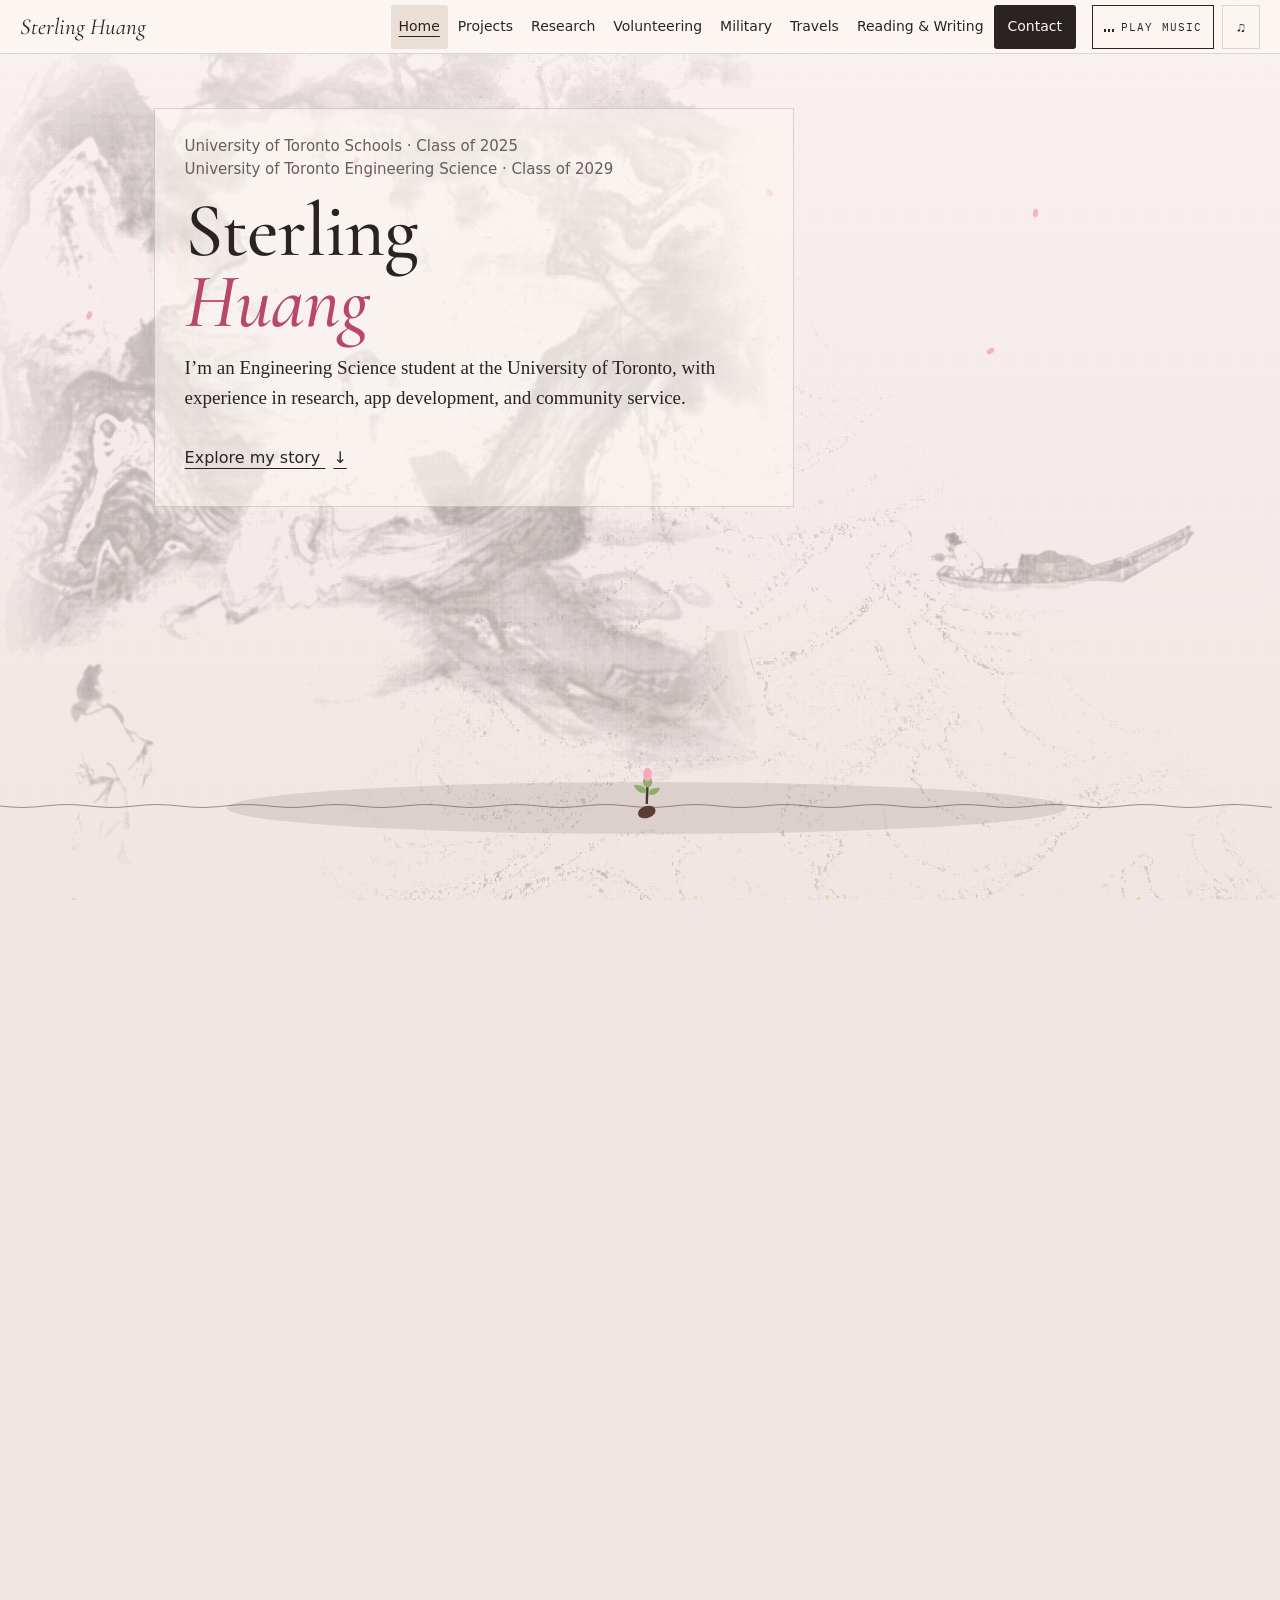
<file: index.html>
<!doctype html>
<html lang="en">
<head>
<meta charset="utf-8">
<meta name="viewport" content="width=device-width, initial-scale=1">
<title>Sterling Huang</title>
<meta name="description" content="Sterling Huang — University of Toronto Engineering Science student. Explore research, software projects, community service, and a personal story.">
<link rel="preconnect" href="https://fonts.googleapis.com">
<link rel="preconnect" href="https://fonts.gstatic.com" crossorigin>
<link href="https://fonts.googleapis.com/css2?family=Cormorant+Garamond:ital,wght@0,400;0,500;0,600;1,400;1,500&family=IBM+Plex+Mono:wght@400;500&family=Caveat:wght@500&display=swap" rel="stylesheet">
<link rel="stylesheet" href="styles.css">
</head>
<body>
<div id="page">
<!-- Content lives in js/content.js. The tree, seasons and finale are generated by js/tree.js. -->
<div id="sky"></div>
<div id="backdrop" aria-hidden="true">
  <div id="ink"></div>
  <div id="verses"></div>
</div>
<canvas id="tree" aria-hidden="true"></canvas>
<main id="world"></main>
<canvas id="fx" aria-hidden="true"></canvas>
<div id="spacer"></div>

<button class="hud" id="season" type="button" aria-label="Explore the current season"></button>

</div>
<div class="hud" id="topbar">
  <a class="brand" href="index.html" aria-label="Sterling Huang — Home">Sterling Huang</a>
  <nav class="site-nav desktop-nav" aria-label="Main navigation"><a href="index.html">Home</a><a href="industry.html">Projects</a><a href="research.html">Research</a><a href="volunteering.html">Volunteering</a><a href="military.html">Military</a><a href="travels.html">Travels</a><a href="readings.html">Reading &amp; Writing</a><a class="nav-contact" href="mailto:sterling.huang@mail.utoronto.ca">Contact</a></nav>
  <details class="site-menu"><summary>Menu</summary><nav class="site-nav menu-nav" aria-label="Mobile navigation"><a href="index.html">Home</a><a href="industry.html">Projects</a><a href="research.html">Research</a><a href="volunteering.html">Volunteering</a><a href="military.html">Military</a><a href="travels.html">Travels</a><a href="readings.html">Reading &amp; Writing</a><a class="nav-contact" href="mailto:sterling.huang@mail.utoronto.ca">Contact</a></nav></details>
  <div class="music-controls">
    <button class="chip" id="musicBtn" aria-pressed="false"><span class="eq" aria-hidden="true"><i></i><i></i><i></i></span><span class="music-compact-label" aria-hidden="true">Music</span><span class="t">Play music</span></button>
    <details class="music-credit"><summary aria-label="About the music">♫</summary><div>
      <strong>Winter — Largo</strong><br>Vivaldi · The Four Seasons<br>
      John Harrison, violin · Robert Turizziani, conductor · Wichita State University Chamber Players.<br>
      <a href="https://commons.wikimedia.org/wiki/File:11_-_Vivaldi_Winter_mvt_2_Largo_-_John_Harrison_violin.ogg" target="_blank" rel="noopener">Recording &amp; source</a> · <a href="https://creativecommons.org/licenses/by-sa/4.0/" target="_blank" rel="noopener">CC BY-SA 4.0</a>
    </div></details>
  </div>
</div>
<p id="musicStatus" class="sr" role="status"></p>
<script src="js/content.js"></script>
<script src="js/seasons.js"></script>
<script src="js/backdrop.js"></script>
<script src="js/tree.js"></script>
<script src="js/music.js"></script>
<script src="js/navigation.js"></script>
</body>
</html>
</file>
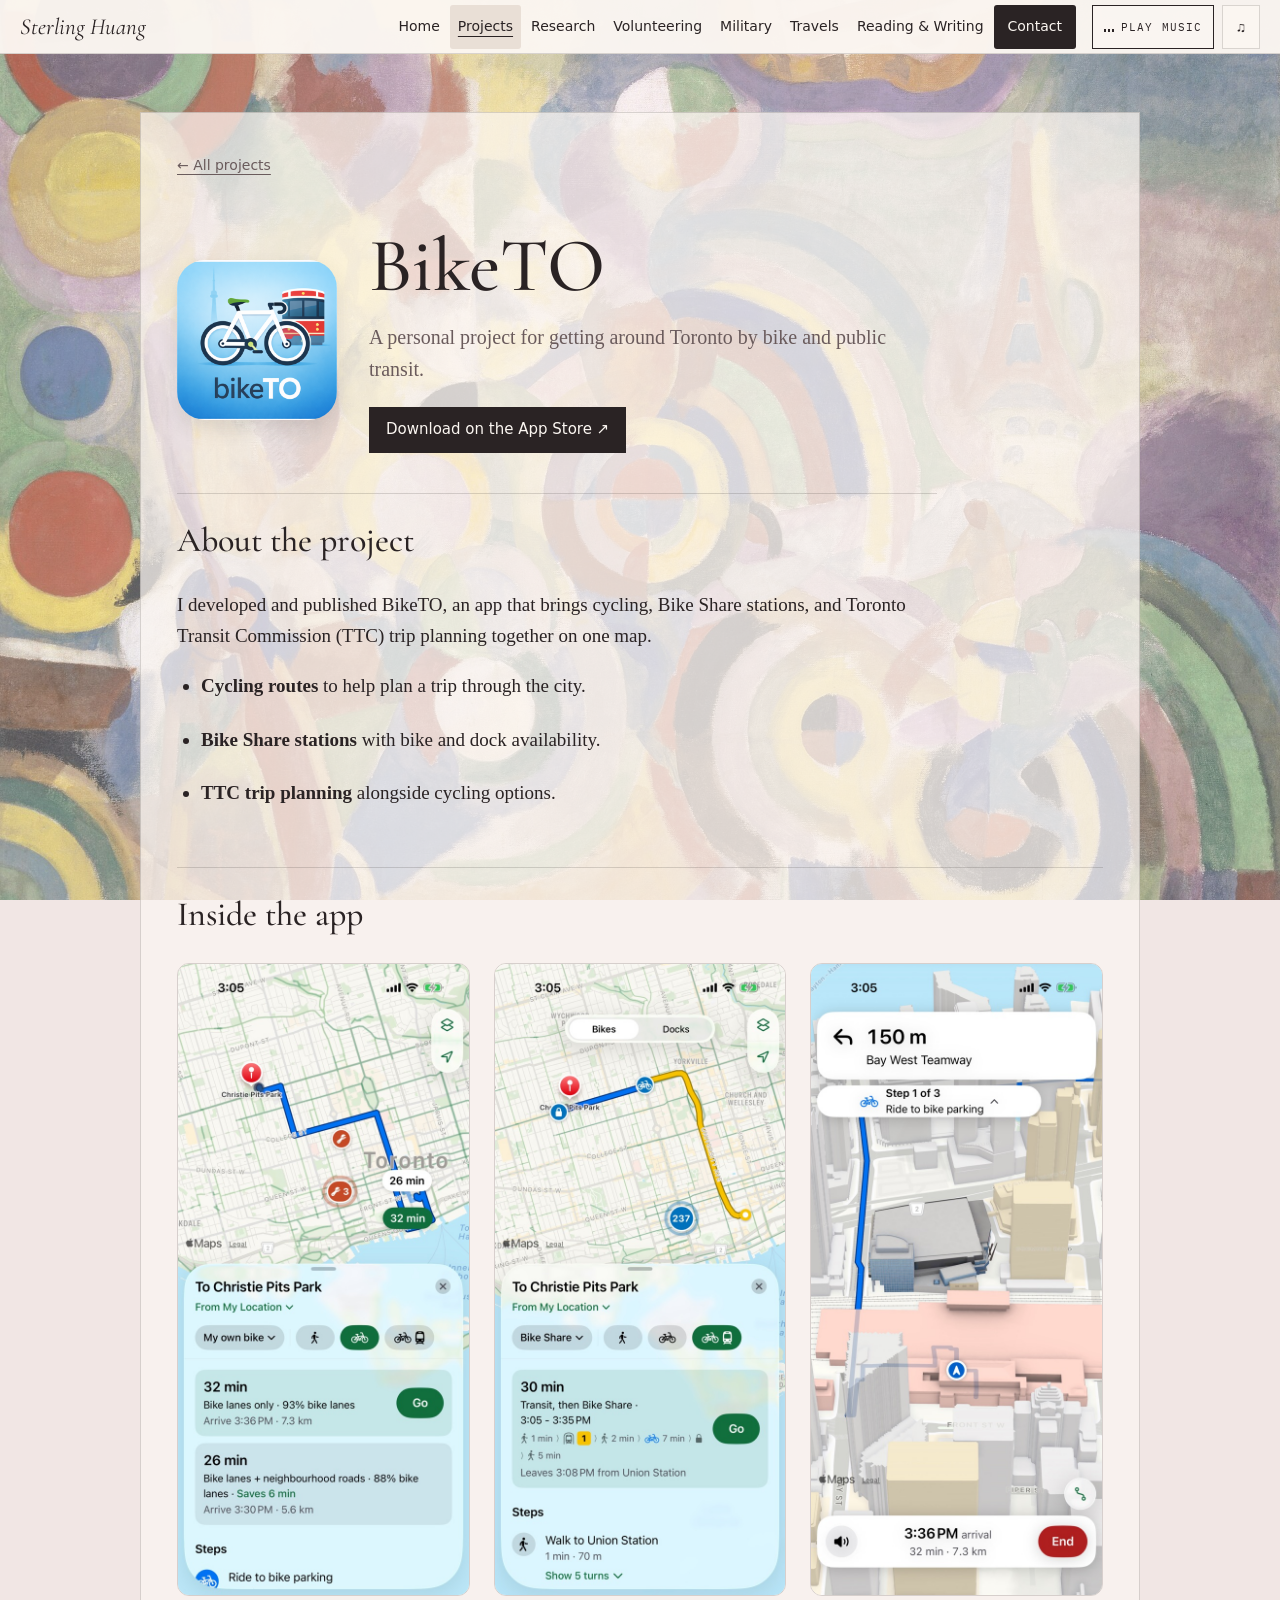
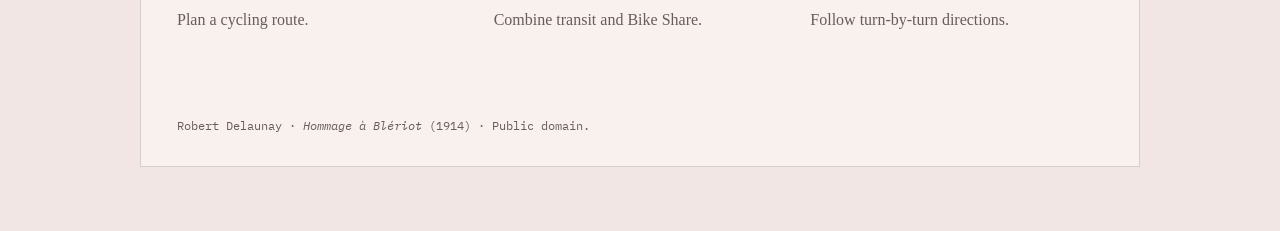
<file: biketo.html>
<!doctype html>
<html lang="en">
<head>
<meta charset="utf-8">
<meta name="viewport" content="width=device-width, initial-scale=1">
<title>BikeTO - Sterling Huang</title>
<link rel="preconnect" href="https://fonts.googleapis.com">
<link rel="preconnect" href="https://fonts.gstatic.com" crossorigin>
<link href="https://fonts.googleapis.com/css2?family=Cormorant+Garamond:ital,wght@0,400;0,500;1,500&family=IBM+Plex+Mono:wght@400&family=Caveat:wght@500&display=swap" rel="stylesheet">
<link rel="stylesheet" href="styles.css">
</head>
<body class="art-page industry-page">
<div id="page">
<main class="projects-main">
  <a class="back mono" href="industry.html">&larr; All projects</a>
  <header class="project-detail-heading">
    <img class="project-icon" src="assets/projects/biketo-icon.png" alt="BikeTO app icon with a bicycle and Toronto streetcar" width="1024" height="1024">
    <div><h1>BikeTO</h1><p>A personal project for getting around Toronto by bike and public transit.</p><a class="action-link primary" href="https://apps.apple.com/ca/app/biketo/id6761314510" target="_blank" rel="noopener">Download on the App Store ↗</a></div>
  </header>
  <section class="project-section project-overview" aria-labelledby="biketo-overview">
    <h2 id="biketo-overview">About the project</h2>
    <p>I developed and published BikeTO, an app that brings cycling, Bike Share stations, and Toronto Transit Commission (TTC) trip planning together on one map.</p>
    <ul>
      <li><strong>Cycling routes</strong> to help plan a trip through the city.</li>
      <li><strong>Bike Share stations</strong> with bike and dock availability.</li>
      <li><strong>TTC trip planning</strong> alongside cycling options.</li>
    </ul>
  </section>
  <section class="project-section" aria-labelledby="biketo-screenshots-title">
    <h2 id="biketo-screenshots-title">Inside the app</h2>
    <div class="app-screenshots">
      <figure><img src="assets/projects/biketo/cycling.jpg" width="598" height="1300" alt="BikeTO cycling route on a Toronto map" loading="lazy" decoding="async"><figcaption>Plan a cycling route.</figcaption></figure>
      <figure><img src="assets/projects/biketo/transit.jpg" width="598" height="1300" alt="BikeTO trip combining public transit and Bike Share" loading="lazy" decoding="async"><figcaption>Combine transit and Bike Share.</figcaption></figure>
      <figure><img src="assets/projects/biketo/directions.jpg" width="598" height="1300" alt="BikeTO turn-by-turn cycling directions" loading="lazy" decoding="async"><figcaption>Follow turn-by-turn directions.</figcaption></figure>
    </div>
  </section>
<footer class="art-credit">Robert Delaunay · <cite>Hommage à Blériot</cite> (1914) · Public domain.</footer>
</main>
</div>
<div class="hud" id="topbar">
  <a class="brand" href="index.html" aria-label="Sterling Huang — Home">Sterling Huang</a>
  <nav class="site-nav desktop-nav" aria-label="Main navigation"><a href="index.html">Home</a><a href="industry.html">Projects</a><a href="research.html">Research</a><a href="volunteering.html">Volunteering</a><a href="military.html">Military</a><a href="travels.html">Travels</a><a href="readings.html">Reading &amp; Writing</a><a class="nav-contact" href="mailto:sterling.huang@mail.utoronto.ca">Contact</a></nav>
  <details class="site-menu"><summary>Menu</summary><nav class="site-nav menu-nav" aria-label="Mobile navigation"><a href="index.html">Home</a><a href="industry.html">Projects</a><a href="research.html">Research</a><a href="volunteering.html">Volunteering</a><a href="military.html">Military</a><a href="travels.html">Travels</a><a href="readings.html">Reading &amp; Writing</a><a class="nav-contact" href="mailto:sterling.huang@mail.utoronto.ca">Contact</a></nav></details>
  <div class="music-controls">
    <button class="chip" id="musicBtn" aria-pressed="false"><span class="eq" aria-hidden="true"><i></i><i></i><i></i></span><span class="music-compact-label" aria-hidden="true">Music</span><span class="t">Play music</span></button>
    <details class="music-credit"><summary aria-label="About the music">♫</summary><div>
      <strong>Winter — Largo</strong><br>Vivaldi · The Four Seasons<br>
      John Harrison, violin · Robert Turizziani, conductor · Wichita State University Chamber Players.<br>
      <a href="https://commons.wikimedia.org/wiki/File:11_-_Vivaldi_Winter_mvt_2_Largo_-_John_Harrison_violin.ogg" target="_blank" rel="noopener">Recording &amp; source</a> · <a href="https://creativecommons.org/licenses/by-sa/4.0/" target="_blank" rel="noopener">CC BY-SA 4.0</a>
    </div></details>
  </div>
</div>
<p id="musicStatus" class="sr" role="status"></p>
<script src="js/music.js"></script>
<script src="js/navigation.js"></script>
</body>
</html>
</file>
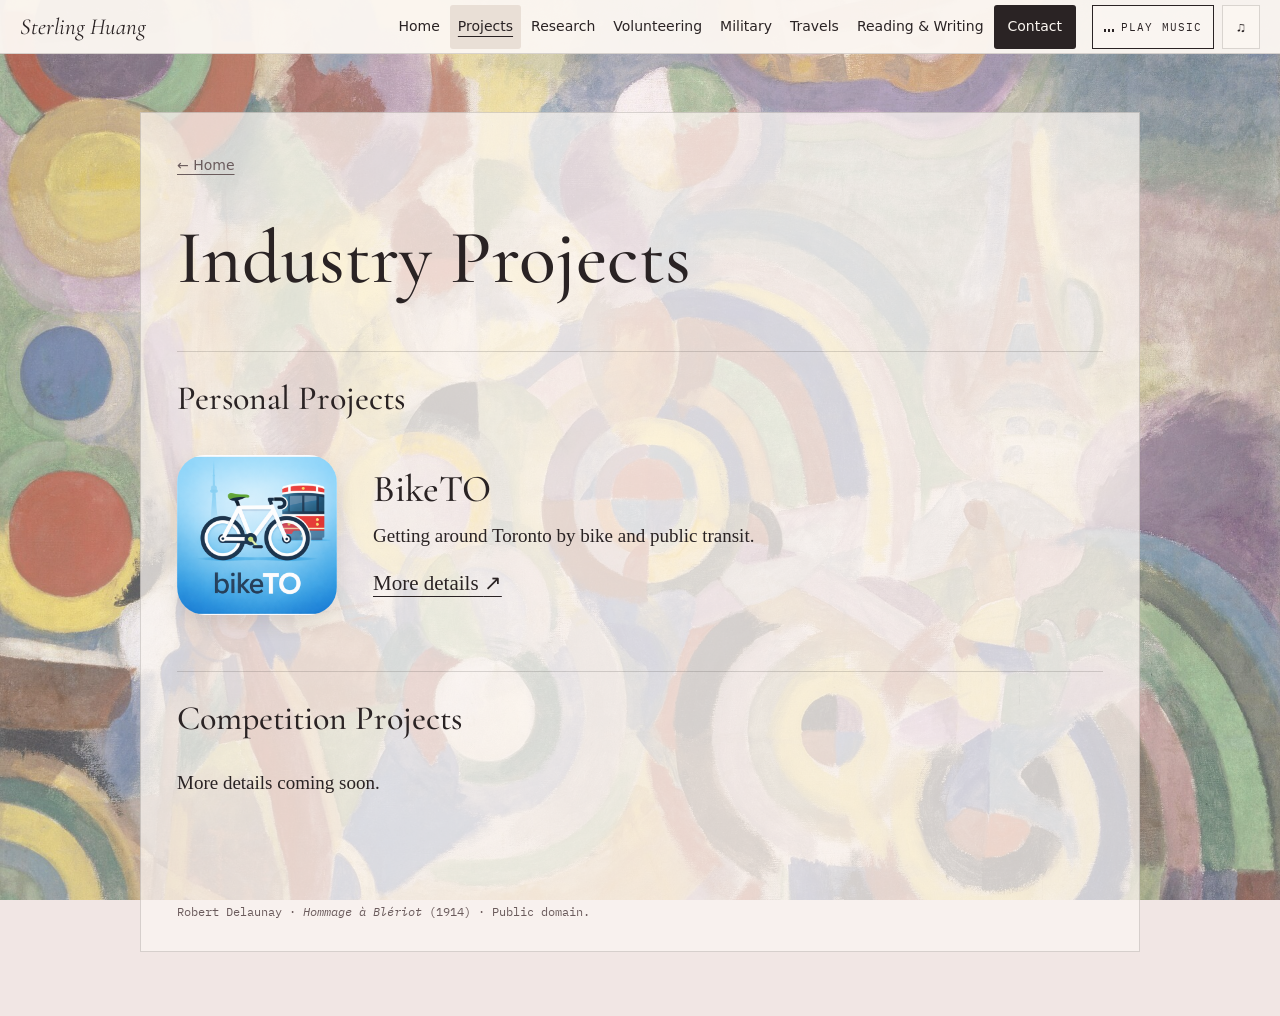
<file: industry.html>
<!doctype html>
<html lang="en">
<head>
<meta charset="utf-8">
<meta name="viewport" content="width=device-width, initial-scale=1">
<title>Industry Projects - Sterling Huang</title>
<link rel="preconnect" href="https://fonts.googleapis.com">
<link rel="preconnect" href="https://fonts.gstatic.com" crossorigin>
<link href="https://fonts.googleapis.com/css2?family=Cormorant+Garamond:ital,wght@0,400;0,500;1,500&family=IBM+Plex+Mono:wght@400&family=Caveat:wght@500&display=swap" rel="stylesheet">
<link rel="stylesheet" href="styles.css">
</head>
<body class="art-page industry-page">
<div id="page">
<main class="projects-main">
  <a class="back mono" href="index.html#sections">&larr; Home</a>
  <h1>Industry Projects</h1>
  <section class="project-section" aria-labelledby="personal-projects-title">
    <h2 id="personal-projects-title">Personal Projects</h2>
    <article class="project-preview">
      <a class="project-icon-link" href="biketo.html" aria-label="Explore BikeTO"><img class="project-icon" src="assets/projects/biketo-icon.png" alt="BikeTO app icon with a bicycle and Toronto streetcar" width="1024" height="1024"></a>
      <div><h3>BikeTO</h3><p>Getting around Toronto by bike and public transit.</p><a class="project-details-link" href="biketo.html">More details <span aria-hidden="true">↗</span></a></div>
    </article>
  </section>
  <section class="project-section" aria-labelledby="competition-projects-title">
    <h2 id="competition-projects-title">Competition Projects</h2>
    <p class="project-coming-soon">More details coming soon.</p>
  </section>
<footer class="art-credit">Robert Delaunay · <cite>Hommage à Blériot</cite> (1914) · Public domain.</footer>
</main>
</div>
<div class="hud" id="topbar">
  <a class="brand" href="index.html" aria-label="Sterling Huang — Home">Sterling Huang</a>
  <nav class="site-nav desktop-nav" aria-label="Main navigation"><a href="index.html">Home</a><a href="industry.html">Projects</a><a href="research.html">Research</a><a href="volunteering.html">Volunteering</a><a href="military.html">Military</a><a href="travels.html">Travels</a><a href="readings.html">Reading &amp; Writing</a><a class="nav-contact" href="mailto:sterling.huang@mail.utoronto.ca">Contact</a></nav>
  <details class="site-menu"><summary>Menu</summary><nav class="site-nav menu-nav" aria-label="Mobile navigation"><a href="index.html">Home</a><a href="industry.html">Projects</a><a href="research.html">Research</a><a href="volunteering.html">Volunteering</a><a href="military.html">Military</a><a href="travels.html">Travels</a><a href="readings.html">Reading &amp; Writing</a><a class="nav-contact" href="mailto:sterling.huang@mail.utoronto.ca">Contact</a></nav></details>
  <div class="music-controls">
    <button class="chip" id="musicBtn" aria-pressed="false"><span class="eq" aria-hidden="true"><i></i><i></i><i></i></span><span class="music-compact-label" aria-hidden="true">Music</span><span class="t">Play music</span></button>
    <details class="music-credit"><summary aria-label="About the music">♫</summary><div>
      <strong>Winter — Largo</strong><br>Vivaldi · The Four Seasons<br>
      John Harrison, violin · Robert Turizziani, conductor · Wichita State University Chamber Players.<br>
      <a href="https://commons.wikimedia.org/wiki/File:11_-_Vivaldi_Winter_mvt_2_Largo_-_John_Harrison_violin.ogg" target="_blank" rel="noopener">Recording &amp; source</a> · <a href="https://creativecommons.org/licenses/by-sa/4.0/" target="_blank" rel="noopener">CC BY-SA 4.0</a>
    </div></details>
  </div>
</div>
<p id="musicStatus" class="sr" role="status"></p>
<script src="js/music.js"></script>
<script src="js/navigation.js"></script>
</body>
</html>
</file>
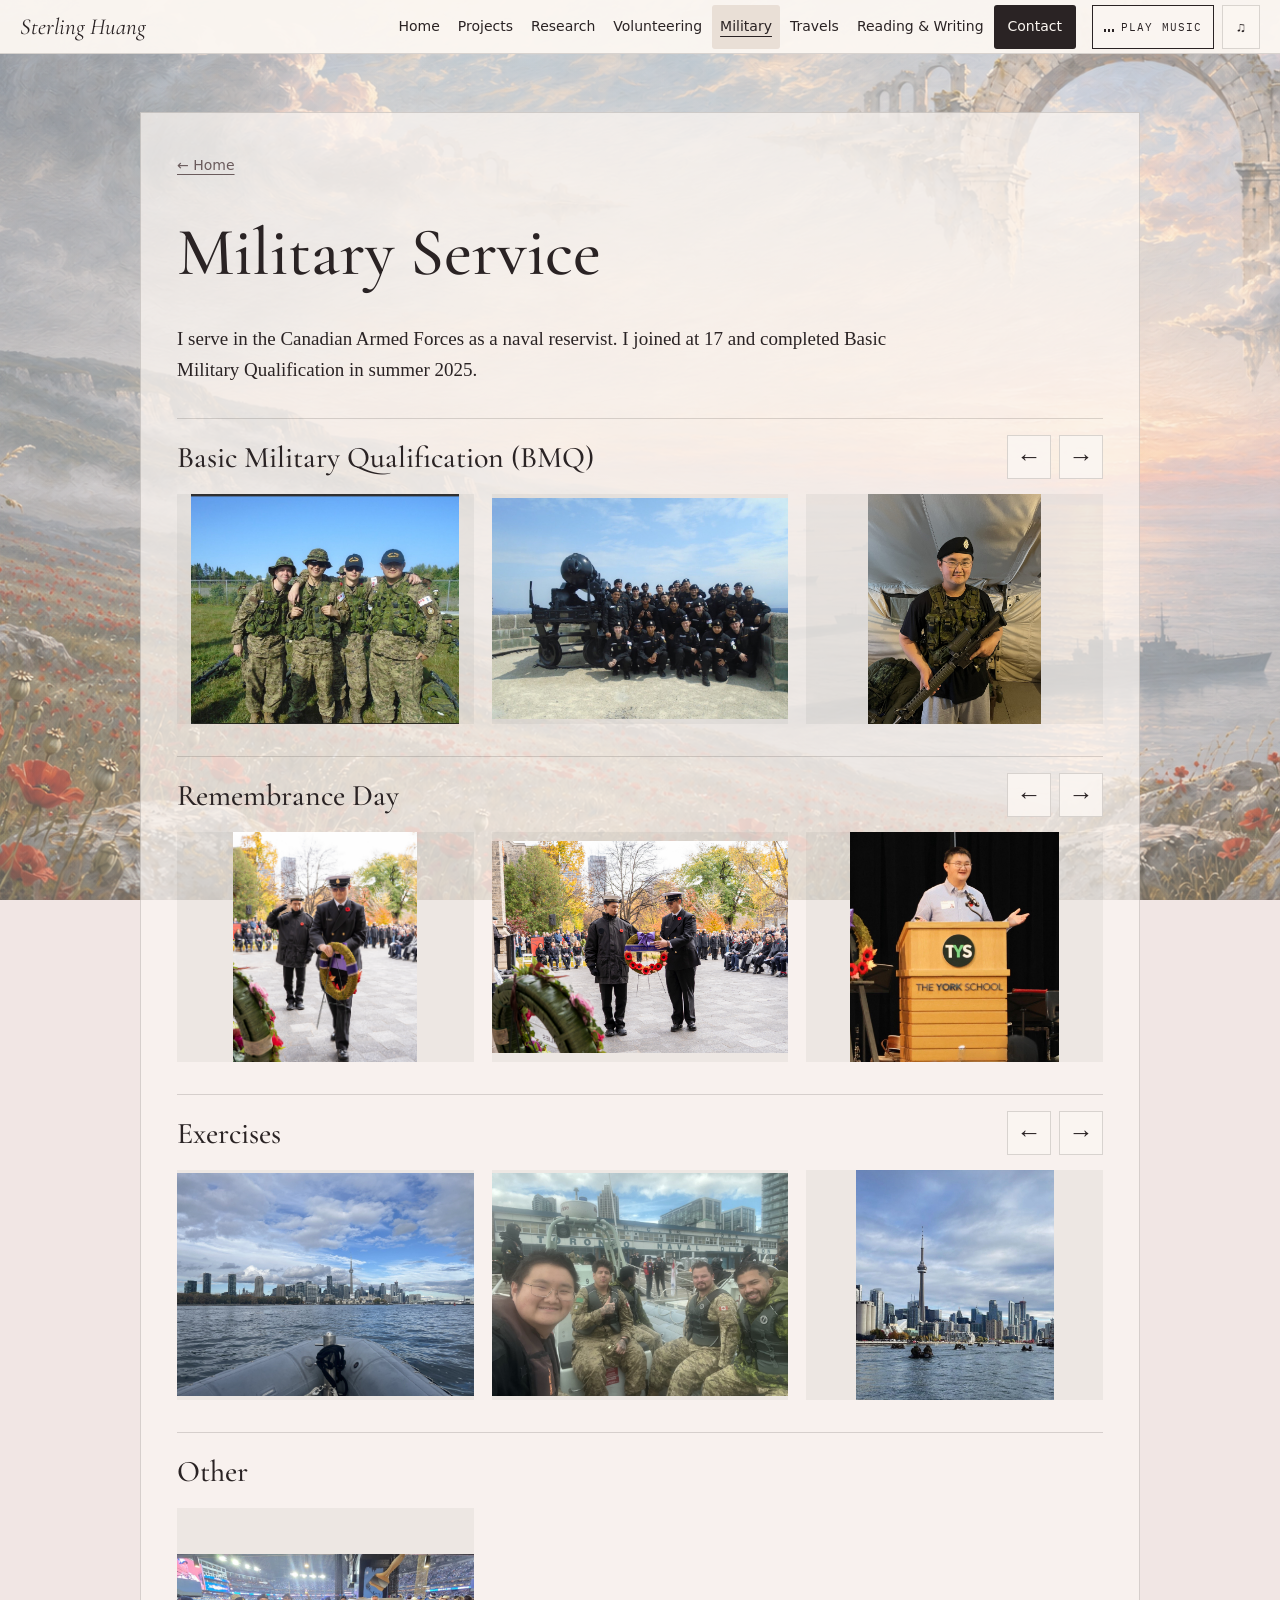
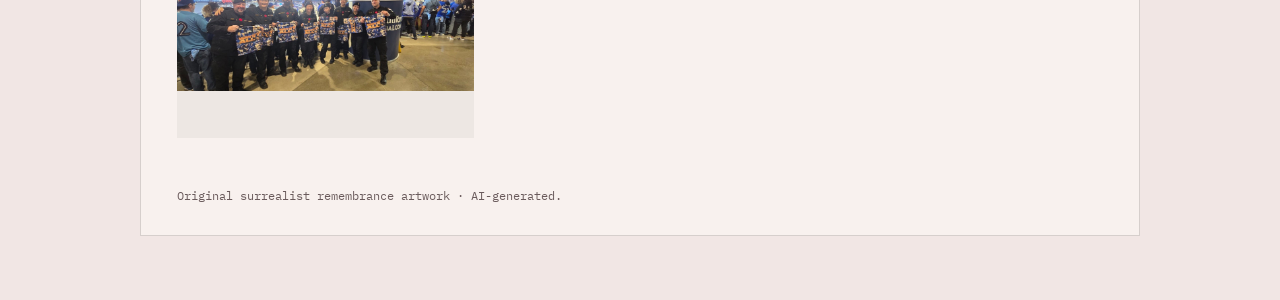
<file: military.html>
<!doctype html>
<html lang="en">
<head>
<meta charset="utf-8">
<meta name="viewport" content="width=device-width, initial-scale=1">
<title>Military Service - Sterling Huang</title>
<link rel="preconnect" href="https://fonts.googleapis.com">
<link rel="preconnect" href="https://fonts.gstatic.com" crossorigin>
<link href="https://fonts.googleapis.com/css2?family=Cormorant+Garamond:ital,wght@0,400;0,500;1,500&family=IBM+Plex+Mono:wght@400&family=Caveat:wght@500&display=swap" rel="stylesheet">
<link rel="stylesheet" href="styles.css">
</head>
<body class="art-page military-page">
<div id="page">
<main class="military-main">
  <a class="back mono" href="index.html#sections">&larr; Home</a>
  <h1>Military Service</h1>
  <p class="page-intro">I serve in the Canadian Armed Forces as a naval reservist. I joined at 17 and completed Basic Military Qualification in summer 2025.</p>
  <section class="military-album" aria-labelledby="military-album-0">
    <h2 id="military-album-0">Basic Military Qualification (BMQ)</h2>
    <div class="military-photos">
      <a href="assets/military/bmq1.jpg" target="_blank" rel="noopener" aria-label="Open BMQ photo 1 at full size"><img src="assets/military/bmq1.jpg" width="1800" height="1543" alt="BMQ photo 1" loading="lazy" decoding="async"></a>
      <a href="assets/military/bmq2.jpg" target="_blank" rel="noopener" aria-label="Open BMQ photo 2 at full size"><img src="assets/military/bmq2.jpg" width="1800" height="1338" alt="BMQ photo 2" loading="lazy" decoding="async"></a>
      <a href="assets/military/bmq3.jpg" target="_blank" rel="noopener" aria-label="Open BMQ photo 3 at full size"><img src="assets/military/bmq3.jpg" width="1350" height="1800" alt="BMQ photo 3" loading="lazy" decoding="async"></a>
    </div>
  </section>
  <section class="military-album" aria-labelledby="military-album-1">
    <h2 id="military-album-1">Remembrance Day</h2>
    <div class="military-photos">
      <a href="assets/military/remembrance-wreath-laying.jpg" target="_blank" rel="noopener" aria-label="Open Remembrance Day wreath-laying photo at full size"><img src="assets/military/remembrance-wreath-laying.jpg" width="3153" height="3941" alt="Laying a poppy wreath during the Remembrance Day ceremony" loading="lazy" decoding="async"></a>
      <a href="assets/military/remembrance-wreath-presentation.jpg" target="_blank" rel="noopener" aria-label="Open Remembrance Day wreath presentation photo at full size"><img src="assets/military/remembrance-wreath-presentation.jpg" width="4217" height="3012" alt="Two ceremony participants holding a poppy wreath before the assembled audience" loading="lazy" decoding="async"></a>
      <a href="assets/military/remembranceday2025.jpg" target="_blank" rel="noopener" aria-label="Open Remembrance Day photo 1 at full size"><img src="assets/military/remembranceday2025.jpg" width="1641" height="1800" alt="Remembrance Day photo 1" loading="lazy" decoding="async"></a>
      <a href="assets/military/remembranceday2026-2.jpg" target="_blank" rel="noopener" aria-label="Open Remembrance Day photo 2 at full size"><img src="assets/military/remembranceday2026-2.jpg" width="1350" height="1800" alt="Remembrance Day photo 2" loading="lazy" decoding="async"></a>
      <a href="assets/military/remembranceday2026.jpg" target="_blank" rel="noopener" aria-label="Open Remembrance Day photo 3 at full size"><img src="assets/military/remembranceday2026.jpg" width="1800" height="1350" alt="Remembrance Day photo 3" loading="lazy" decoding="async"></a>
      <a href="assets/military/remembrancedayuoft.jpg" target="_blank" rel="noopener" aria-label="Open Remembrance Day photo 4 at full size"><img src="assets/military/remembrancedayuoft.jpg" width="1800" height="1200" alt="Remembrance Day photo 4" loading="lazy" decoding="async"></a>
      <a href="assets/military/remembrancedayuoft_1.jpg" target="_blank" rel="noopener" aria-label="Open Remembrance Day photo 5 at full size"><img src="assets/military/remembrancedayuoft_1.jpg" width="1370" height="1800" alt="Remembrance Day photo 5" loading="lazy" decoding="async"></a>
    </div>
  </section>
  <section class="military-album" aria-labelledby="military-album-2">
    <h2 id="military-album-2">Exercises</h2>
    <div class="military-photos">
      <a href="assets/military/exercisesilvertower.jpg" target="_blank" rel="noopener" aria-label="Open Exercises photo 1 at full size"><img src="assets/military/exercisesilvertower.jpg" width="1800" height="1350" alt="Exercises photo 1" loading="lazy" decoding="async"></a>
      <a href="assets/military/exercisesteadfastresponse.jpg" target="_blank" rel="noopener" aria-label="Open Exercises photo 2 at full size"><img src="assets/military/exercisesteadfastresponse.jpg" width="1800" height="1350" alt="Exercises photo 2" loading="lazy" decoding="async"></a>
      <a href="assets/military/exercisesteadfastresponse3.jpg" target="_blank" rel="noopener" aria-label="Open Exercises photo 3 at full size"><img src="assets/military/exercisesteadfastresponse3.jpg" width="1550" height="1800" alt="Exercises photo 3" loading="lazy" decoding="async"></a>
      <a href="assets/military/rangeshoot.jpg" target="_blank" rel="noopener" aria-label="Open Exercises photo 4 at full size"><img src="assets/military/rangeshoot.jpg" width="1800" height="1350" alt="Exercises photo 4" loading="lazy" decoding="async"></a>
      <a href="assets/military/rangeshoot2.jpg" target="_blank" rel="noopener" aria-label="Open Exercises photo 5 at full size"><img src="assets/military/rangeshoot2.jpg" width="1800" height="1350" alt="Exercises photo 5" loading="lazy" decoding="async"></a>
    </div>
  </section>
  <section class="military-album" aria-labelledby="military-album-3">
    <h2 id="military-album-3">Other</h2>
    <div class="military-photos">
      <a href="assets/military/worldseries.jpg" target="_blank" rel="noopener" aria-label="Open Other photo 1 at full size"><img src="assets/military/worldseries.jpg" width="1800" height="831" alt="Other photo 1" loading="lazy" decoding="async"></a>
    </div>
  </section>
<footer class="art-credit">Original surrealist remembrance artwork · AI-generated.</footer>
</main>
</div>
<div class="hud" id="topbar">
  <a class="brand" href="index.html" aria-label="Sterling Huang — Home">Sterling Huang</a>
  <nav class="site-nav desktop-nav" aria-label="Main navigation"><a href="index.html">Home</a><a href="industry.html">Projects</a><a href="research.html">Research</a><a href="volunteering.html">Volunteering</a><a href="military.html">Military</a><a href="travels.html">Travels</a><a href="readings.html">Reading &amp; Writing</a><a class="nav-contact" href="mailto:sterling.huang@mail.utoronto.ca">Contact</a></nav>
  <details class="site-menu"><summary>Menu</summary><nav class="site-nav menu-nav" aria-label="Mobile navigation"><a href="index.html">Home</a><a href="industry.html">Projects</a><a href="research.html">Research</a><a href="volunteering.html">Volunteering</a><a href="military.html">Military</a><a href="travels.html">Travels</a><a href="readings.html">Reading &amp; Writing</a><a class="nav-contact" href="mailto:sterling.huang@mail.utoronto.ca">Contact</a></nav></details>
  <div class="music-controls">
    <button class="chip" id="musicBtn" aria-pressed="false"><span class="eq" aria-hidden="true"><i></i><i></i><i></i></span><span class="music-compact-label" aria-hidden="true">Music</span><span class="t">Play music</span></button>
    <details class="music-credit"><summary aria-label="About the music">♫</summary><div>
      <strong>Winter — Largo</strong><br>Vivaldi · The Four Seasons<br>
      John Harrison, violin · Robert Turizziani, conductor · Wichita State University Chamber Players.<br>
      <a href="https://commons.wikimedia.org/wiki/File:11_-_Vivaldi_Winter_mvt_2_Largo_-_John_Harrison_violin.ogg" target="_blank" rel="noopener">Recording &amp; source</a> · <a href="https://creativecommons.org/licenses/by-sa/4.0/" target="_blank" rel="noopener">CC BY-SA 4.0</a>
    </div></details>
  </div>
</div>
<p id="musicStatus" class="sr" role="status"></p>
<script src="js/music.js"></script>
<script src="js/military.js"></script>
<script src="js/navigation.js"></script>
</body>
</html>
</file>
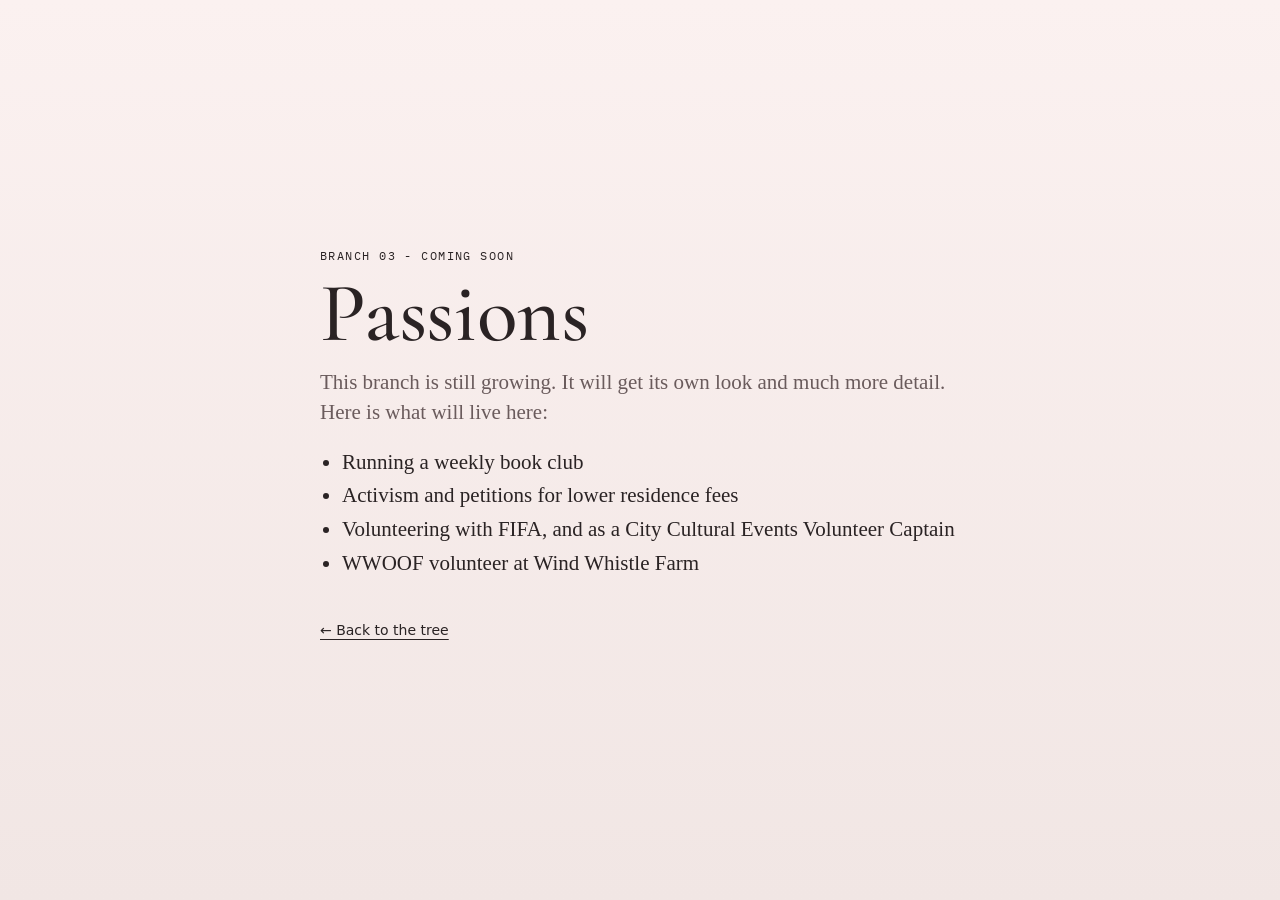
<file: passions.html>
<!doctype html>
<html lang="en">
<head>
<meta charset="utf-8">
<meta name="viewport" content="width=device-width, initial-scale=1">
<title>Passions - Sterling Huang</title>
<link rel="preconnect" href="https://fonts.googleapis.com">
<link rel="preconnect" href="https://fonts.gstatic.com" crossorigin>
<link href="https://fonts.googleapis.com/css2?family=Cormorant+Garamond:ital,wght@0,400;0,500;1,500&family=IBM+Plex+Mono:wght@400&family=Caveat:wght@500&display=swap" rel="stylesheet">
<link rel="stylesheet" href="styles.css">
</head>
<body class="stub">
<!-- Placeholder. This tab gets its own theme in a later round. -->
<main>
  <div class="mono">Branch 03 - coming soon</div>
  <h1>Passions</h1>
  <p>This branch is still growing. It will get its own look and much more detail. Here is what will live here:</p>
  <ul>
    <li>Running a weekly book club</li>
    <li>Activism and petitions for lower residence fees</li>
    <li>Volunteering with FIFA, and as a City Cultural Events Volunteer Captain</li>
    <li>WWOOF volunteer at Wind Whistle Farm</li>
  </ul>
  <a class="back mono" href="index.html">&larr; Back to the tree</a>
</main>
</body>
</html>
</file>
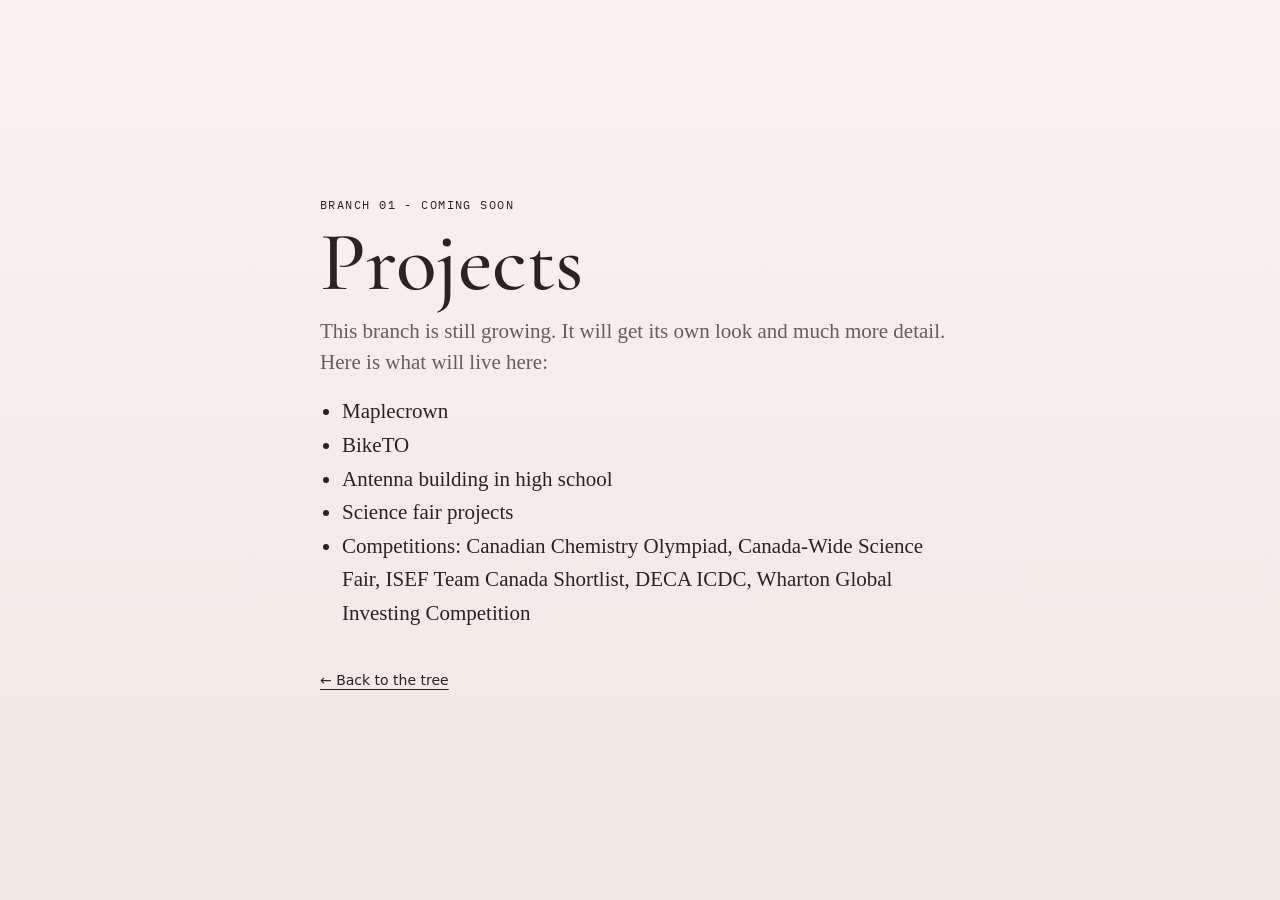
<file: projects.html>
<!doctype html>
<html lang="en">
<head>
<meta charset="utf-8">
<meta name="viewport" content="width=device-width, initial-scale=1">
<title>Projects - Sterling Huang</title>
<link rel="preconnect" href="https://fonts.googleapis.com">
<link rel="preconnect" href="https://fonts.gstatic.com" crossorigin>
<link href="https://fonts.googleapis.com/css2?family=Cormorant+Garamond:ital,wght@0,400;0,500;1,500&family=IBM+Plex+Mono:wght@400&family=Caveat:wght@500&display=swap" rel="stylesheet">
<link rel="stylesheet" href="styles.css">
</head>
<body class="stub">
<!-- Placeholder. This tab gets its own theme in a later round. -->
<main>
  <div class="mono">Branch 01 - coming soon</div>
  <h1>Projects</h1>
  <p>This branch is still growing. It will get its own look and much more detail. Here is what will live here:</p>
  <ul>
    <li>Maplecrown</li>
    <li>BikeTO</li>
    <li>Antenna building in high school</li>
    <li>Science fair projects</li>
    <li>Competitions: Canadian Chemistry Olympiad, Canada-Wide Science Fair, ISEF Team Canada Shortlist, DECA ICDC, Wharton Global Investing Competition</li>
  </ul>
  <a class="back mono" href="index.html">&larr; Back to the tree</a>
</main>
</body>
</html>
</file>
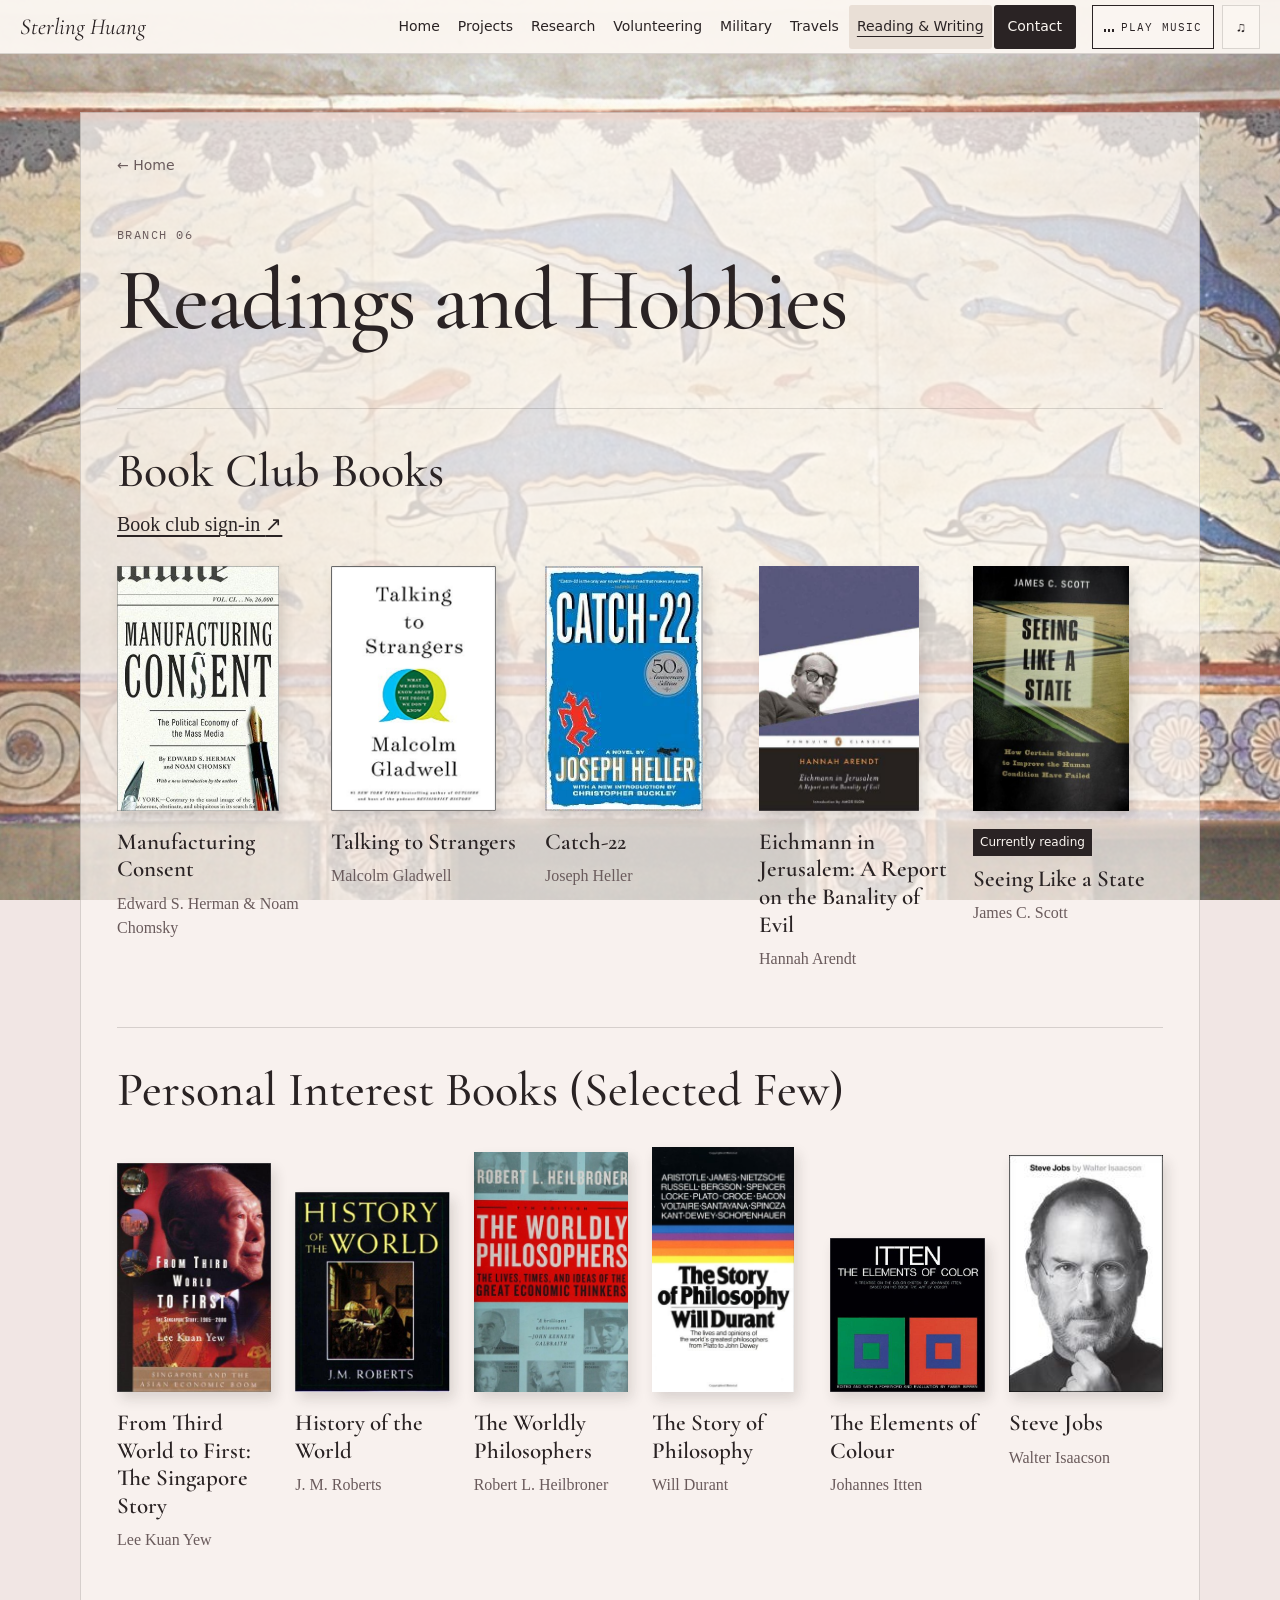
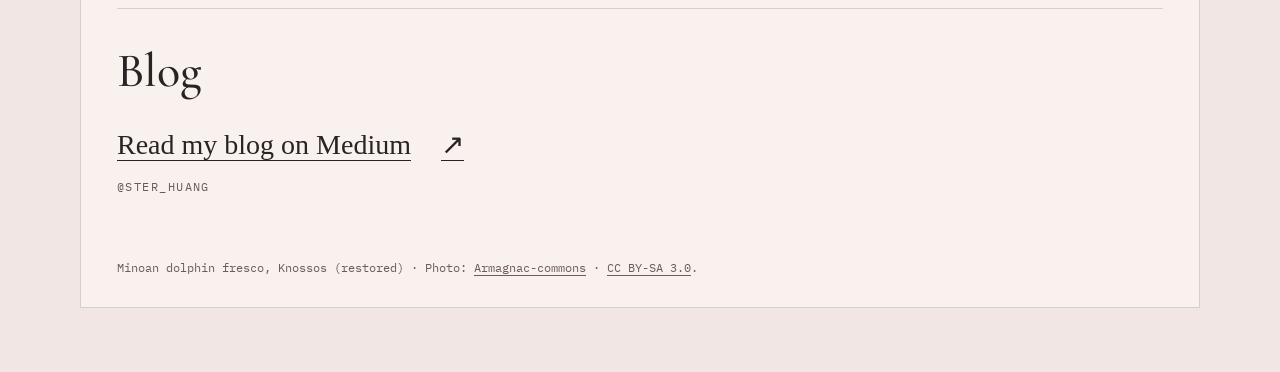
<file: readings.html>
<!doctype html>
<html lang="en">
<head>
<meta charset="utf-8">
<meta name="viewport" content="width=device-width, initial-scale=1">
<title>Readings and Hobbies - Sterling Huang</title>
<link rel="preconnect" href="https://fonts.googleapis.com">
<link rel="preconnect" href="https://fonts.gstatic.com" crossorigin>
<link href="https://fonts.googleapis.com/css2?family=Cormorant+Garamond:ital,wght@0,400;0,500;1,500&family=IBM+Plex+Mono:wght@400&family=Caveat:wght@500&display=swap" rel="stylesheet">
<link rel="stylesheet" href="styles.css">
</head>
<body class="art-page readings-page">
<div id="page">
<main class="readings-main">
  <header class="readings-heading">
    <a class="back mono" href="index.html#sections">&larr; Home</a>
    <div class="mono readings-kicker">Branch 06</div>
    <h1>Readings and Hobbies</h1>
  </header>
  <section class="reading-section" aria-labelledby="book-club-title">
    <div class="reading-section-heading"><h2 id="book-club-title">Book Club Books</h2><a class="book-club-link" href="https://epicbookclub.vercel.app/sign-in" target="_blank" rel="noopener">Book club sign-in <span aria-hidden="true">↗</span></a></div>
    <ul class="book-grid book-club-grid">
<li class="book-card">
      <div class="book-cover"><img src="assets/books/manufacturing-consent.jpg" alt="Cover of Manufacturing Consent" loading="lazy" decoding="async"></div>
      <h3>Manufacturing Consent</h3><p class="book-author">Edward S. Herman &amp; Noam Chomsky</p>
    </li>
<li class="book-card">
      <div class="book-cover"><img src="assets/books/talking-to-strangers.jpg" alt="Cover of Talking to Strangers" loading="lazy" decoding="async"></div>
      <h3>Talking to Strangers</h3><p class="book-author">Malcolm Gladwell</p>
    </li>
<li class="book-card">
      <div class="book-cover"><img src="assets/books/catch-22.jpg" alt="Cover of Catch-22" loading="lazy" decoding="async"></div>
      <h3>Catch-22</h3><p class="book-author">Joseph Heller</p>
    </li>
<li class="book-card">
      <div class="book-cover"><img src="assets/books/eichmann-in-jerusalem.jpg" alt="Cover of Eichmann in Jerusalem: A Report on the Banality of Evil" loading="lazy" decoding="async"></div>
      <h3>Eichmann in Jerusalem: A Report on the Banality of Evil</h3><p class="book-author">Hannah Arendt</p>
    </li>
<li class="book-card">
      <div class="book-cover"><img src="assets/books/seeing-like-a-state.jpg" alt="Cover of Seeing Like a State" loading="lazy" decoding="async"></div>
      <span class="book-current mono">Currently reading</span><h3>Seeing Like a State</h3><p class="book-author">James C. Scott</p>
    </li>
    </ul>
  </section>
  <section class="reading-section" aria-labelledby="personal-books-title">
    <div class="reading-section-heading"><h2 id="personal-books-title">Personal Interest Books (Selected Few)</h2></div>
    <ul class="book-grid personal-book-grid">
<li class="book-card">
      <div class="book-cover"><img src="assets/books/from-third-world-to-first.jpg" alt="Cover of From Third World to First: The Singapore Story" loading="lazy" decoding="async"></div>
      <h3>From Third World to First: The Singapore Story</h3><p class="book-author">Lee Kuan Yew</p>
    </li>
<li class="book-card">
      <div class="book-cover"><img src="assets/books/history-of-the-world.jpg" alt="Cover of History of the World" loading="lazy" decoding="async"></div>
      <h3>History of the World</h3><p class="book-author">J. M. Roberts</p>
    </li>
<li class="book-card">
      <div class="book-cover"><img src="assets/books/worldly-philosophers.jpg" alt="Cover of The Worldly Philosophers" loading="lazy" decoding="async"></div>
      <h3>The Worldly Philosophers</h3><p class="book-author">Robert L. Heilbroner</p>
    </li>
<li class="book-card">
      <div class="book-cover"><img src="assets/books/story-of-philosophy.jpg" alt="Cover of The Story of Philosophy" loading="lazy" decoding="async"></div>
      <h3>The Story of Philosophy</h3><p class="book-author">Will Durant</p>
    </li>
<li class="book-card">
      <div class="book-cover"><img src="assets/books/elements-of-colour.jpg" alt="Cover of The Elements of Colour" loading="lazy" decoding="async"></div>
      <h3>The Elements of Colour</h3><p class="book-author">Johannes Itten</p>
    </li>
<li class="book-card">
      <div class="book-cover"><img src="assets/books/steve-jobs.jpg" alt="Cover of Steve Jobs" loading="lazy" decoding="async"></div>
      <h3>Steve Jobs</h3><p class="book-author">Walter Isaacson</p>
    </li>
    </ul>
  </section>
  <section class="reading-section reading-blog" aria-labelledby="blog-title">
    <div class="reading-section-heading"><h2 id="blog-title">Blog</h2></div>
    <a class="medium-link" href="https://medium.com/@ster_huang" target="_blank" rel="noopener">Read my blog on Medium <span aria-hidden="true">↗</span></a>
    <p class="mono medium-handle">@ster_huang</p>
  </section>
<footer class="art-credit">Minoan dolphin fresco, Knossos (restored) · Photo: <a href="https://commons.wikimedia.org/wiki/File:Dauphins_de_knossos.jpg" target="_blank" rel="noopener">Armagnac-commons</a> · <a href="https://creativecommons.org/licenses/by-sa/3.0/" target="_blank" rel="noopener">CC BY-SA 3.0</a>.</footer>
</main>
</div>
<div class="hud" id="topbar">
  <a class="brand" href="index.html" aria-label="Sterling Huang — Home">Sterling Huang</a>
  <nav class="site-nav desktop-nav" aria-label="Main navigation"><a href="index.html">Home</a><a href="industry.html">Projects</a><a href="research.html">Research</a><a href="volunteering.html">Volunteering</a><a href="military.html">Military</a><a href="travels.html">Travels</a><a href="readings.html">Reading &amp; Writing</a><a class="nav-contact" href="mailto:sterling.huang@mail.utoronto.ca">Contact</a></nav>
  <details class="site-menu"><summary>Menu</summary><nav class="site-nav menu-nav" aria-label="Mobile navigation"><a href="index.html">Home</a><a href="industry.html">Projects</a><a href="research.html">Research</a><a href="volunteering.html">Volunteering</a><a href="military.html">Military</a><a href="travels.html">Travels</a><a href="readings.html">Reading &amp; Writing</a><a class="nav-contact" href="mailto:sterling.huang@mail.utoronto.ca">Contact</a></nav></details>
  <div class="music-controls">
    <button class="chip" id="musicBtn" aria-pressed="false"><span class="eq" aria-hidden="true"><i></i><i></i><i></i></span><span class="music-compact-label" aria-hidden="true">Music</span><span class="t">Play music</span></button>
    <details class="music-credit"><summary aria-label="About the music">♫</summary><div>
      <strong>Winter — Largo</strong><br>Vivaldi · The Four Seasons<br>
      John Harrison, violin · Robert Turizziani, conductor · Wichita State University Chamber Players.<br>
      <a href="https://commons.wikimedia.org/wiki/File:11_-_Vivaldi_Winter_mvt_2_Largo_-_John_Harrison_violin.ogg" target="_blank" rel="noopener">Recording &amp; source</a> · <a href="https://creativecommons.org/licenses/by-sa/4.0/" target="_blank" rel="noopener">CC BY-SA 4.0</a>
    </div></details>
  </div>
</div>
<p id="musicStatus" class="sr" role="status"></p>
<script src="js/music.js"></script>
<script src="js/navigation.js"></script>
</body>
</html>
</file>
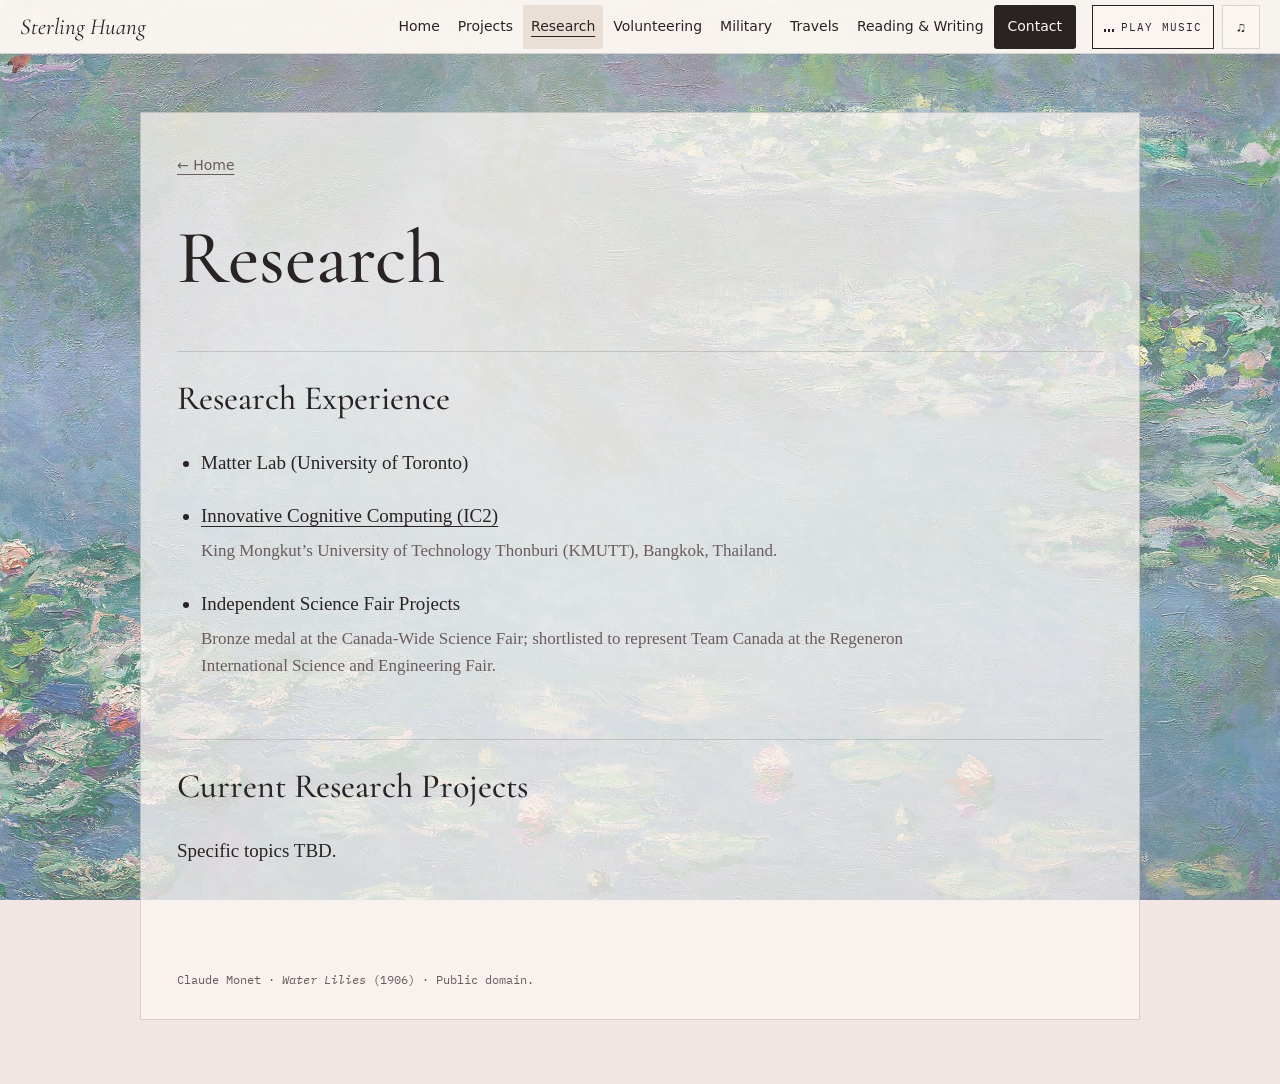
<file: research.html>
<!doctype html>
<html lang="en">
<head>
<meta charset="utf-8">
<meta name="viewport" content="width=device-width, initial-scale=1">
<title>Research - Sterling Huang</title>
<link rel="preconnect" href="https://fonts.googleapis.com">
<link rel="preconnect" href="https://fonts.gstatic.com" crossorigin>
<link href="https://fonts.googleapis.com/css2?family=Cormorant+Garamond:ital,wght@0,400;0,500;1,500&family=IBM+Plex+Mono:wght@400&family=Caveat:wght@500&display=swap" rel="stylesheet">
<link rel="stylesheet" href="styles.css">
</head>
<body class="art-page research-page">
<div id="page">
<main class="projects-main">
  <a class="back mono" href="index.html#sections">&larr; Home</a>
  <h1>Research</h1>
  <section class="project-section" aria-labelledby="research-experience-title">
    <h2 id="research-experience-title">Research Experience</h2>
    <div class="project-overview">
      <ul>
        <li>Matter Lab (University of Toronto)</li>
        <li><a href="https://ic2.sit.kmutt.ac.th/about-us/" target="_blank" rel="noopener">Innovative Cognitive Computing (IC2)</a><br><span class="experience-detail">King Mongkut’s University of Technology Thonburi (KMUTT), Bangkok, Thailand.</span></li>
        <li>Independent Science Fair Projects<br><span class="experience-detail">Bronze medal at the Canada-Wide Science Fair; shortlisted to represent Team Canada at the Regeneron International Science and Engineering Fair.</span></li>
      </ul>
    </div>
  </section>
  <section class="project-section" aria-labelledby="current-research-title">
    <h2 id="current-research-title">Current Research Projects</h2>
    <p class="project-coming-soon">Specific topics TBD.</p>
  </section>
<footer class="art-credit">Claude Monet · <cite>Water Lilies</cite> (1906) · Public domain.</footer>
</main>
</div>
<div class="hud" id="topbar">
  <a class="brand" href="index.html" aria-label="Sterling Huang — Home">Sterling Huang</a>
  <nav class="site-nav desktop-nav" aria-label="Main navigation"><a href="index.html">Home</a><a href="industry.html">Projects</a><a href="research.html">Research</a><a href="volunteering.html">Volunteering</a><a href="military.html">Military</a><a href="travels.html">Travels</a><a href="readings.html">Reading &amp; Writing</a><a class="nav-contact" href="mailto:sterling.huang@mail.utoronto.ca">Contact</a></nav>
  <details class="site-menu"><summary>Menu</summary><nav class="site-nav menu-nav" aria-label="Mobile navigation"><a href="index.html">Home</a><a href="industry.html">Projects</a><a href="research.html">Research</a><a href="volunteering.html">Volunteering</a><a href="military.html">Military</a><a href="travels.html">Travels</a><a href="readings.html">Reading &amp; Writing</a><a class="nav-contact" href="mailto:sterling.huang@mail.utoronto.ca">Contact</a></nav></details>
  <div class="music-controls">
    <button class="chip" id="musicBtn" aria-pressed="false"><span class="eq" aria-hidden="true"><i></i><i></i><i></i></span><span class="music-compact-label" aria-hidden="true">Music</span><span class="t">Play music</span></button>
    <details class="music-credit"><summary aria-label="About the music">♫</summary><div>
      <strong>Winter — Largo</strong><br>Vivaldi · The Four Seasons<br>
      John Harrison, violin · Robert Turizziani, conductor · Wichita State University Chamber Players.<br>
      <a href="https://commons.wikimedia.org/wiki/File:11_-_Vivaldi_Winter_mvt_2_Largo_-_John_Harrison_violin.ogg" target="_blank" rel="noopener">Recording &amp; source</a> · <a href="https://creativecommons.org/licenses/by-sa/4.0/" target="_blank" rel="noopener">CC BY-SA 4.0</a>
    </div></details>
  </div>
</div>
<p id="musicStatus" class="sr" role="status"></p>
<script src="js/music.js"></script>
<script src="js/navigation.js"></script>
</body>
</html>
</file>
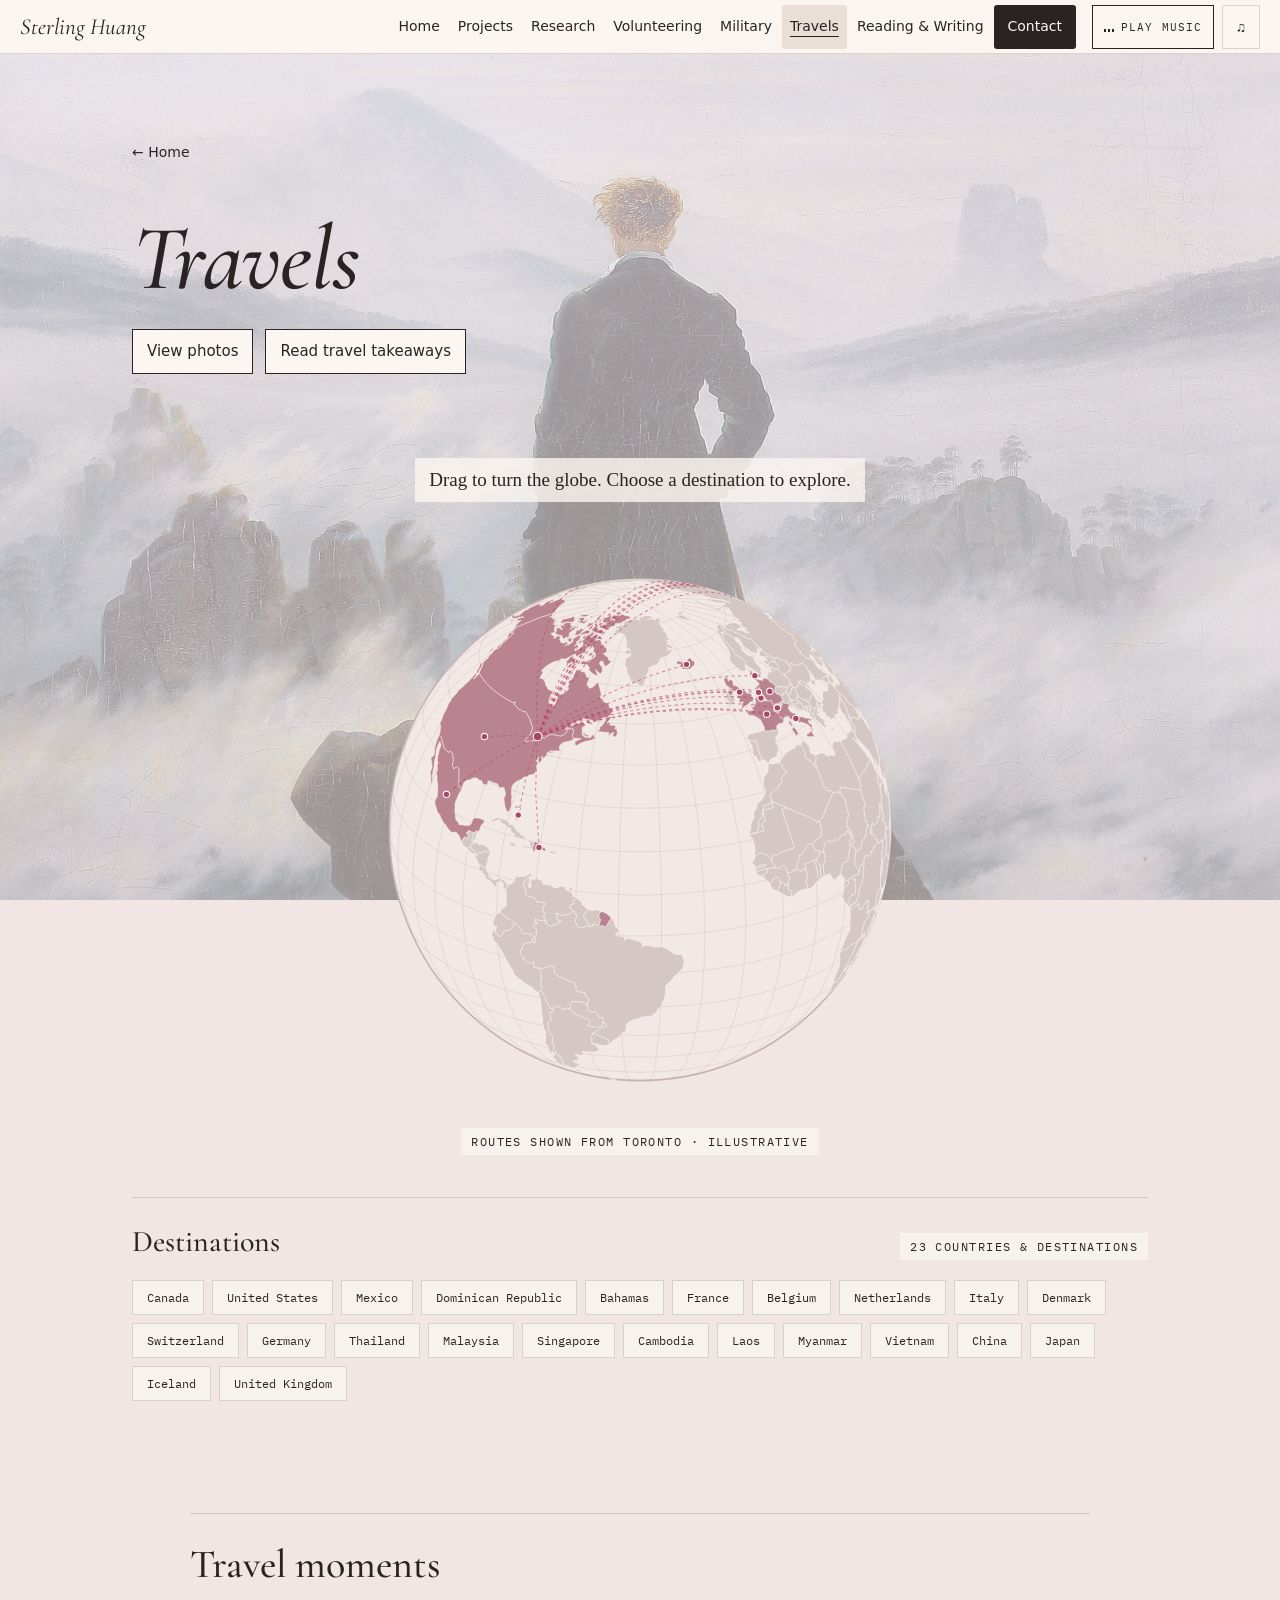
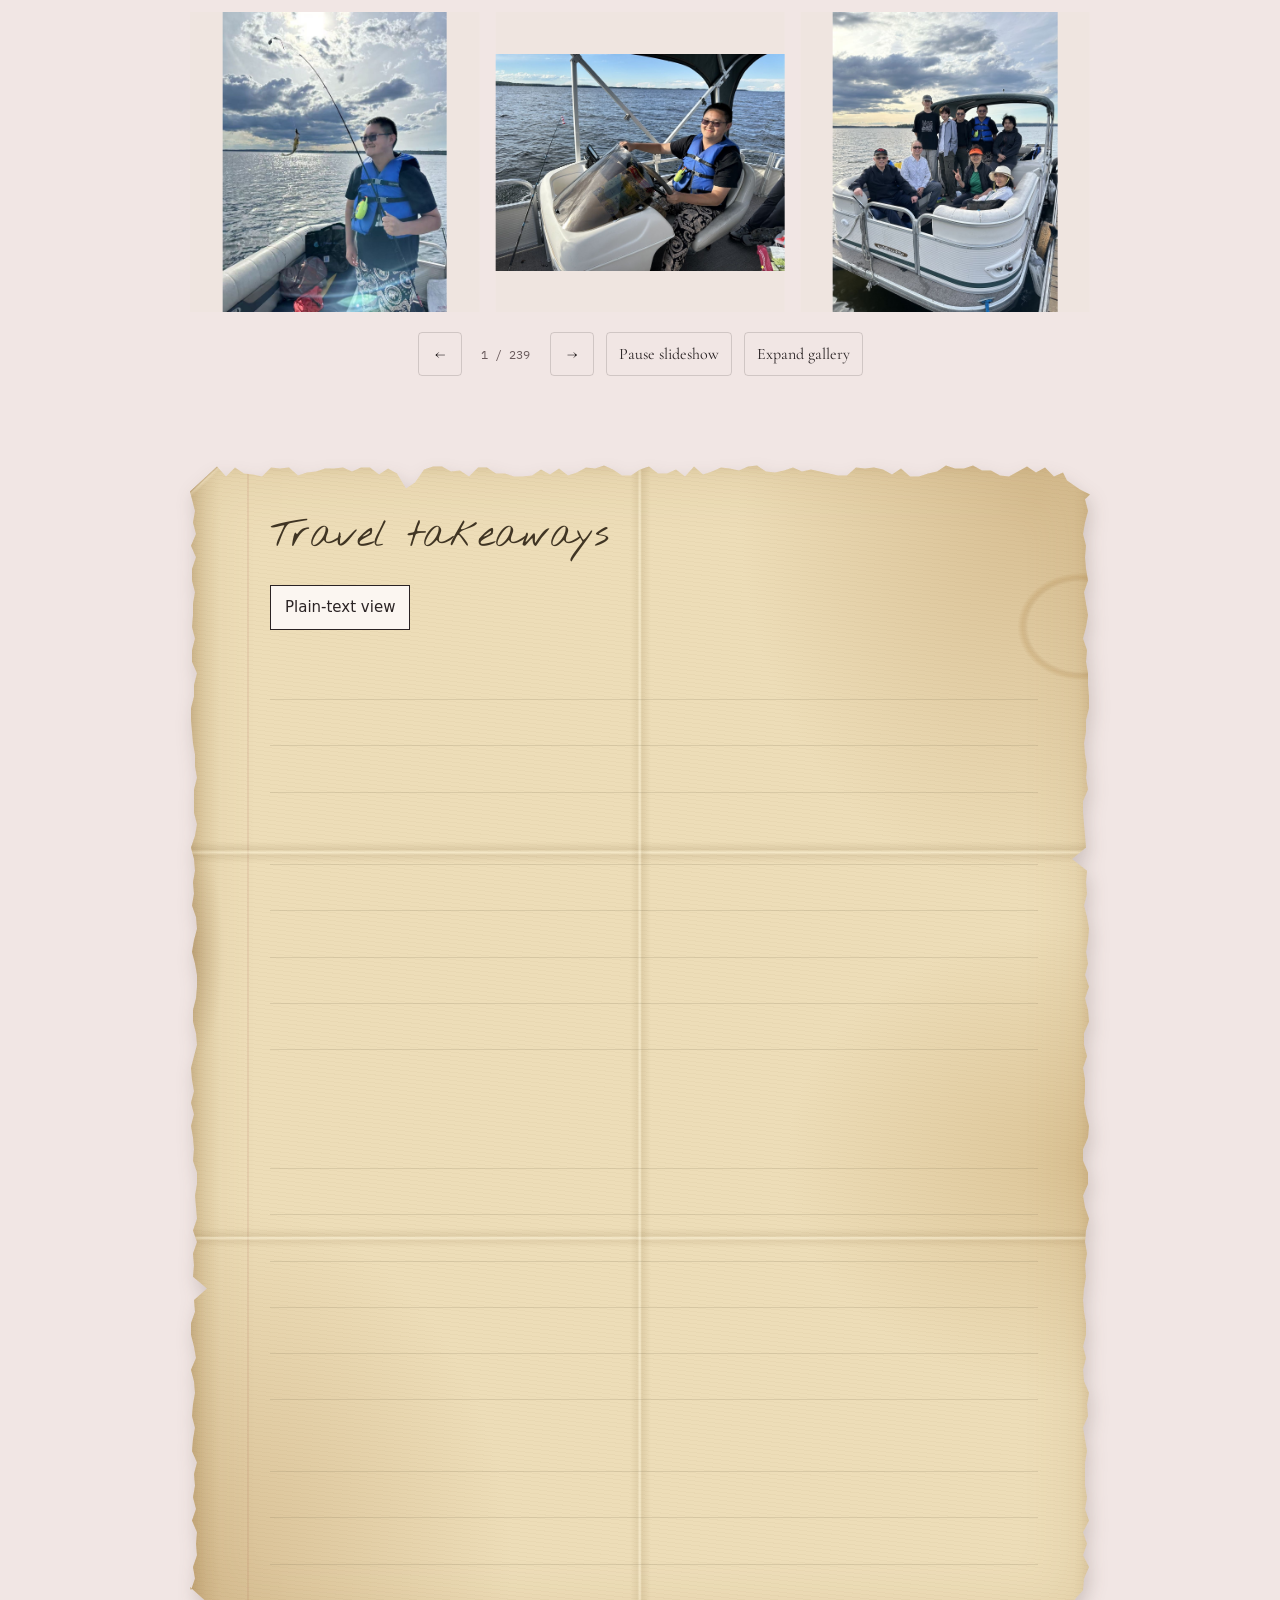
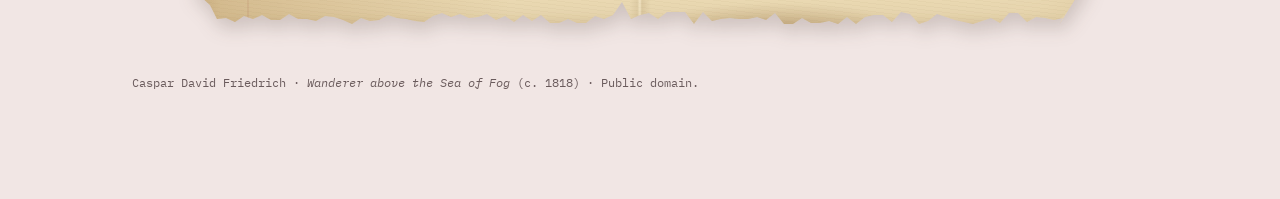
<file: travels.html>
<!doctype html>
<html lang="en">
<head>
<meta charset="utf-8">
<meta name="viewport" content="width=device-width, initial-scale=1">
<title>Travels - Sterling Huang</title>
<link rel="preconnect" href="https://fonts.googleapis.com">
<link rel="preconnect" href="https://fonts.gstatic.com" crossorigin>
<link href="https://fonts.googleapis.com/css2?family=Cormorant+Garamond:ital,wght@0,400;0,500;1,500&family=IBM+Plex+Mono:wght@400&family=Caveat:wght@500&display=swap" rel="stylesheet">
<link rel="stylesheet" href="styles.css">
</head>
<body class="travel-page">
<div id="page">
<main id="travel-app" class="travel-main">
  <header class="travel-heading"><a class="travel-back mono" href="index.html#sections">← Home</a><h1>Travels</h1>
    <nav class="section-shortcuts" aria-label="On this page"><a href="#travel-memories">View photos</a><a href="#travel-takeaways">Read travel takeaways</a></nav>
  </header>
  <section class="atlas" aria-label="Travel destinations"><p class="atlas-instruction">Drag to turn the globe. Choose a destination to explore.</p>
    <div class="globe-wrap"><svg viewBox="0 0 600 600" role="img" aria-label="Interactive globe showing visited countries and illustrative routes from Toronto"></svg><span class="globe-caption mono">Routes shown from Toronto · illustrative</span></div><p class="map-status" role="status"></p>
    <div class="destinations"><div class="destination-heading"><h3>Destinations</h3><span class="mono">23 countries &amp; destinations</span></div><div class="country-list" aria-label="Choose a destination"></div></div>
  </section>
  <section id="travel-memories" class="travel-memories" aria-labelledby="travel-memories-title" tabindex="-1">
    <h2 id="travel-memories-title">Travel moments</h2>
    <div class="gallery-content travel-slideshow"></div>
  </section>
  <section id="travel-takeaways" class="travel-takeaways travel-journal" aria-labelledby="takeaways-title" tabindex="-1">
    <h2 id="takeaways-title">Travel takeaways</h2>
    <button type="button" class="journal-toggle" aria-pressed="false" aria-controls="journal-entry" hidden>Plain-text view</button>
    <div id="journal-entry" class="journal-entry">
      <p>If there’s one thing my travels have taught me, it’s <strong><em>an appreciation for the vast and remarkably different world we call home.</em></strong></p>
      <p>From the bustling metropolises of North America to the rainforest-enveloped villages of Cambodia, people lead vastly different lives, face different struggles, and see the world through different lenses. Yet, somehow, we find happiness in remarkably similar things: <strong><em>love, family, community, kindness, and good conversation.</em></strong></p>
      <p>But, perhaps the greatest realization lies in how, despite the borders, ideologies, and cultures that divide us, <strong><em>we are far more alike than we are different.</em></strong> We need look beyond the systems and beliefs that shape our lives to question how and why they took shape, but also seek to find and appreciate that humanity we all share.</p>
      <p>The world is far too vast for any one perspective to define it, and <strong><em>the more I see of it, the more I realize how little I truly know.</em></strong></p>
    </div>
  </section>
  <dialog id="travel-gallery" aria-labelledby="gallery-title"><div class="gallery-header"><div><h2 id="gallery-title"></h2></div><button type="button" class="close-gallery" aria-label="Close photo gallery" autofocus>×</button></div><div class="gallery-content"></div></dialog>
<footer class="art-credit">Caspar David Friedrich · <cite>Wanderer above the Sea of Fog</cite> (c. 1818) · Public domain.</footer>
</main>
</div>
<div class="hud" id="topbar">
  <a class="brand" href="index.html" aria-label="Sterling Huang — Home">Sterling Huang</a>
  <nav class="site-nav desktop-nav" aria-label="Main navigation"><a href="index.html">Home</a><a href="industry.html">Projects</a><a href="research.html">Research</a><a href="volunteering.html">Volunteering</a><a href="military.html">Military</a><a href="travels.html">Travels</a><a href="readings.html">Reading &amp; Writing</a><a class="nav-contact" href="mailto:sterling.huang@mail.utoronto.ca">Contact</a></nav>
  <details class="site-menu"><summary>Menu</summary><nav class="site-nav menu-nav" aria-label="Mobile navigation"><a href="index.html">Home</a><a href="industry.html">Projects</a><a href="research.html">Research</a><a href="volunteering.html">Volunteering</a><a href="military.html">Military</a><a href="travels.html">Travels</a><a href="readings.html">Reading &amp; Writing</a><a class="nav-contact" href="mailto:sterling.huang@mail.utoronto.ca">Contact</a></nav></details>
  <div class="music-controls">
    <button class="chip" id="musicBtn" aria-pressed="false"><span class="eq" aria-hidden="true"><i></i><i></i><i></i></span><span class="music-compact-label" aria-hidden="true">Music</span><span class="t">Play music</span></button>
    <details class="music-credit"><summary aria-label="About the music">♫</summary><div>
      <strong>Winter — Largo</strong><br>Vivaldi · The Four Seasons<br>
      John Harrison, violin · Robert Turizziani, conductor · Wichita State University Chamber Players.<br>
      <a href="https://commons.wikimedia.org/wiki/File:11_-_Vivaldi_Winter_mvt_2_Largo_-_John_Harrison_violin.ogg" target="_blank" rel="noopener">Recording &amp; source</a> · <a href="https://creativecommons.org/licenses/by-sa/4.0/" target="_blank" rel="noopener">CC BY-SA 4.0</a>
    </div></details>
  </div>
</div>
<p id="musicStatus" class="sr" role="status"></p>
<script src="assets/vendor/d3.min.js"></script>
<script src="assets/vendor/topojson-client.min.js"></script>
<script src="js/travel-content.js"></script>
<script src="js/travels.js"></script>
<script src="js/music.js"></script>
<script src="js/navigation.js"></script>
</body>
</html>
</file>
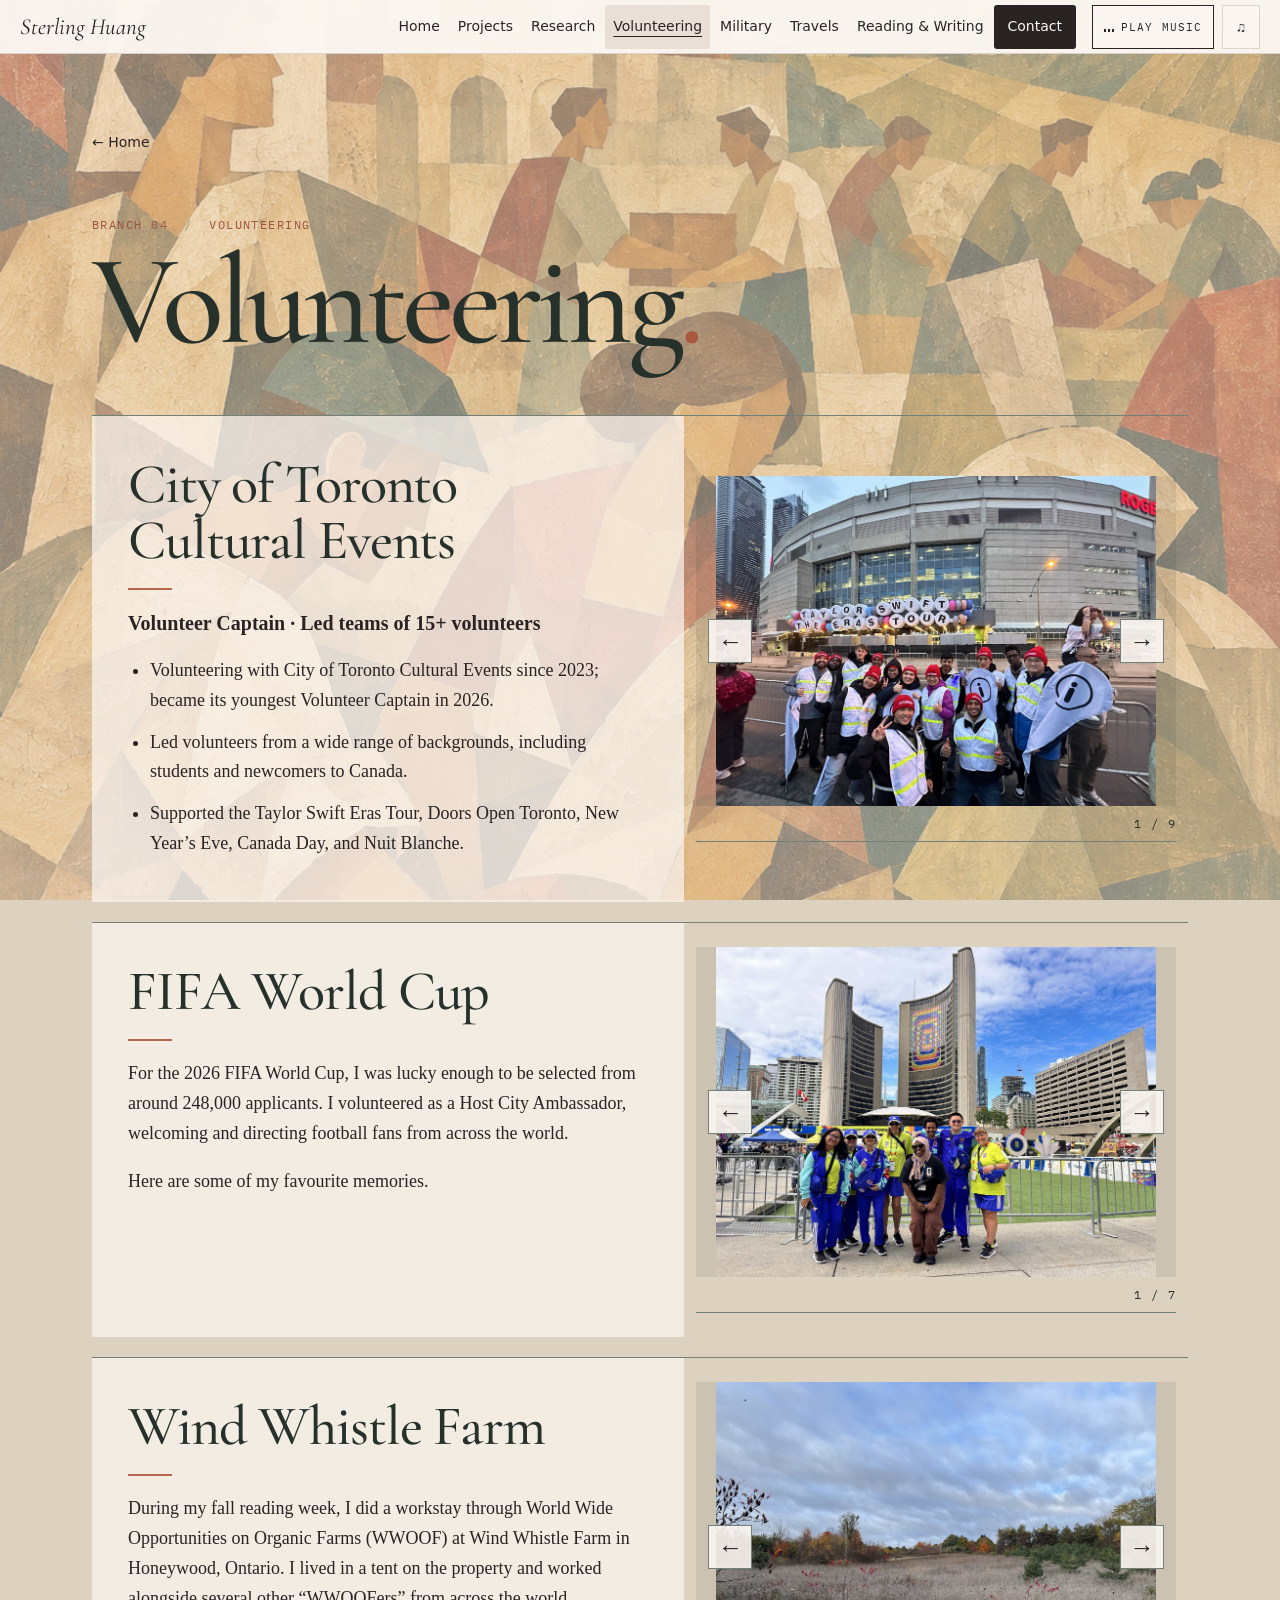
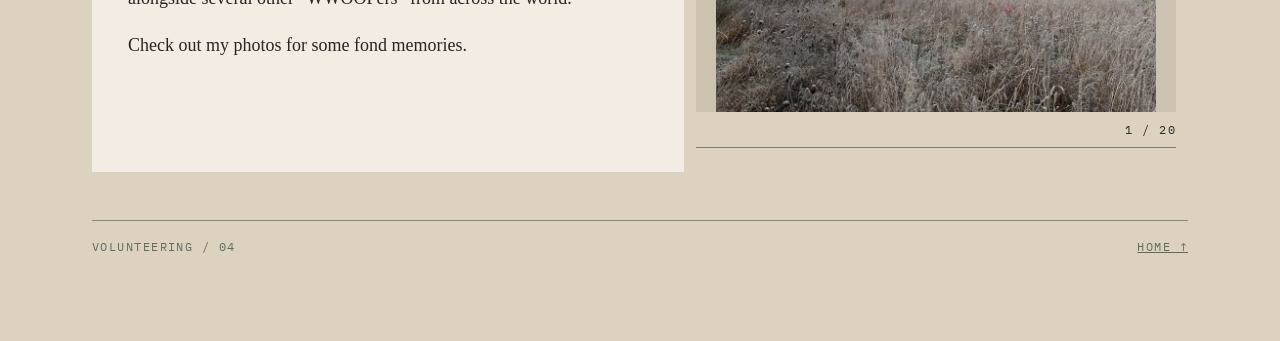
<file: volunteering.html>
<!doctype html>
<html lang="en">
<head>
<meta charset="utf-8">
<meta name="viewport" content="width=device-width, initial-scale=1">
<title>Volunteering - Sterling Huang</title>
<link rel="preconnect" href="https://fonts.googleapis.com">
<link rel="preconnect" href="https://fonts.gstatic.com" crossorigin>
<link href="https://fonts.googleapis.com/css2?family=Cormorant+Garamond:ital,wght@0,400;0,500;1,500&family=IBM+Plex+Mono:wght@400&family=Caveat:wght@500&display=swap" rel="stylesheet">
<link rel="stylesheet" href="styles.css">
</head>
<body class="volunteer-page">
<div id="page">
<main class="volunteer-main">
  <header class="volunteer-heading">
    <a class="volunteer-back back mono" href="index.html#sections">← Home</a>
    <p class="volunteer-kicker mono">Branch 04 <span aria-hidden="true">/</span> Volunteering</p>
    <h1>Volunteering<span class="volunteer-period">.</span></h1>
  </header>
  <section class="volunteer-projects" aria-label="Volunteer experiences">
    <article class="volunteer-card">
      <div class="volunteer-copy"><h2>City of Toronto<br>Cultural Events</h2><div class="volunteer-rule"></div><p class="experience-lead"><strong>Volunteer Captain · Led teams of 15+ volunteers</strong></p><ul class="experience-points"><li>Volunteering with City of Toronto Cultural Events since 2023; became its youngest Volunteer Captain in 2026.</li><li>Led volunteers from a wide range of backgrounds, including students and newcomers to Canada.</li><li>Supported the Taylor Swift Eras Tour, Doors Open Toronto, New Year’s Eve, Canada Day, and Nuit Blanche.</li></ul></div>
      <div class="volunteer-gallery" data-gallery-title="City of Toronto Cultural Events">
        <div class="volunteer-gallery-previews">
          <a href="assets/volunteering/img_4508.jpg" data-gallery-photo data-caption="Volunteer team outside the Rogers Centre for the Eras Tour" aria-label="View photo 1: Volunteer team outside the Rogers Centre for the Eras Tour"><img src="assets/volunteering/img_4508-thumb.jpg" width="1800" height="1350" alt="Volunteer team outside the Rogers Centre for the Eras Tour" loading="lazy" decoding="async"></a>
          <a href="assets/volunteering/img_6243.jpg" data-gallery-photo data-caption="Doors Open Toronto volunteer beside a colourful sculpture" aria-label="View photo 2: Doors Open Toronto volunteer beside a colourful sculpture"><img src="assets/volunteering/img_6243-thumb.jpg" width="1350" height="1800" alt="Doors Open Toronto volunteer beside a colourful sculpture" loading="lazy" decoding="async"></a>
          <a href="assets/volunteering/img_2607.jpg" data-gallery-photo data-caption="Volunteers at a City of Toronto information tent" aria-label="View photo 3: Volunteers at a City of Toronto information tent"><img src="assets/volunteering/img_2607-thumb.jpg" width="1800" height="1350" alt="Volunteers at a City of Toronto information tent" loading="lazy" decoding="async"></a>
          <a href="assets/volunteering/img_4134.jpg" data-gallery-photo data-caption="Volunteering near the CN Tower" hidden aria-label="View photo 4: Volunteering near the CN Tower"></a>
          <a href="assets/volunteering/img_5050.jpg" data-gallery-photo data-caption="Volunteer team at a nighttime city event" hidden aria-label="View photo 5: Volunteer team at a nighttime city event"></a>
          <a href="assets/volunteering/img_6235.jpg" data-gallery-photo data-caption="Doors Open Toronto volunteer overlooking the city" hidden aria-label="View photo 6: Doors Open Toronto volunteer overlooking the city"></a>
          <a href="assets/volunteering/img_2257.jpg" data-gallery-photo data-caption="Volunteering at Nathan Phillips Square at night" hidden aria-label="View photo 7: Volunteering at Nathan Phillips Square at night"></a>
          <a href="assets/volunteering/image000001.jpg" data-gallery-photo data-caption="Volunteer team at a Toronto event booth" hidden aria-label="View photo 8: Volunteer team at a Toronto event booth"></a>
          <a href="assets/volunteering/image000002.jpg" data-gallery-photo data-caption="Two volunteers beside a Toronto event backdrop" hidden aria-label="View photo 9: Two volunteers beside a Toronto event backdrop"></a>
        </div>
        <button class="volunteer-gallery-open mono" type="button">View all 9 photos <span aria-hidden="true">↗</span></button>
      </div>
    </article>
    <article class="volunteer-card">
      <div class="volunteer-copy"><h2>FIFA World Cup</h2><div class="volunteer-rule"></div><p>For the 2026 FIFA World Cup, I was lucky enough to be selected from around 248,000 applicants. I volunteered as a Host City Ambassador, welcoming and directing football fans from across the world.</p><p>Here are some of my favourite memories.</p></div>
      <div class="volunteer-gallery" data-gallery-title="FIFA World Cup">
        <div class="volunteer-gallery-previews">
          <a href="assets/volunteering/fullsizerender.jpg" data-gallery-photo data-caption="Host City Ambassadors at Toronto City Hall" aria-label="View photo 1: Host City Ambassadors at Toronto City Hall"><img src="assets/volunteering/fullsizerender-thumb.jpg" width="1800" height="1350" alt="Host City Ambassadors at Toronto City Hall" loading="lazy" decoding="async"></a>
          <a href="assets/volunteering/9091b0e2-ce15-4a2f-81e6-68ef6202ac45.jpg" data-gallery-photo data-caption="Host City Ambassadors together outdoors" aria-label="View photo 2: Host City Ambassadors together outdoors"><img src="assets/volunteering/9091b0e2-ce15-4a2f-81e6-68ef6202ac45-thumb.jpg" width="1800" height="1350" alt="Host City Ambassadors together outdoors" loading="lazy" decoding="async"></a>
          <a href="assets/volunteering/img_9834.jpg" data-gallery-photo data-caption="Volunteer team beneath the Princes’ Gates" aria-label="View photo 3: Volunteer team beneath the Princes’ Gates"><img src="assets/volunteering/img_9834-thumb.jpg" width="1800" height="1754" alt="Volunteer team beneath the Princes’ Gates" loading="lazy" decoding="async"></a>
          <a href="assets/volunteering/img_1759.jpg" data-gallery-photo data-caption="Host City Ambassador welcoming fans" hidden aria-label="View photo 4: Host City Ambassador welcoming fans"></a>
          <a href="assets/volunteering/img_1772.jpg" data-gallery-photo data-caption="Volunteer team greeting visitors" hidden aria-label="View photo 5: Volunteer team greeting visitors"></a>
          <a href="assets/volunteering/img_1858.jpg" data-gallery-photo data-caption="A selfie with fellow Host City Ambassadors" hidden aria-label="View photo 6: A selfie with fellow Host City Ambassadors"></a>
          <a href="assets/volunteering/img_1895.jpg" data-gallery-photo data-caption="Host City Ambassadors enjoying a sunny day" hidden aria-label="View photo 7: Host City Ambassadors enjoying a sunny day"></a>
        </div>
        <button class="volunteer-gallery-open mono" type="button">View all 7 photos <span aria-hidden="true">↗</span></button>
      </div>
    </article>
    <article class="volunteer-card">
      <div class="volunteer-copy"><h2>Wind Whistle Farm</h2><div class="volunteer-rule"></div><p>During my fall reading week, I did a workstay through World Wide Opportunities on Organic Farms (WWOOF) at Wind Whistle Farm in Honeywood, Ontario. I lived in a tent on the property and worked alongside several other “WWOOFers” from across the world.</p><p>Check out my photos for some fond memories.</p></div>
      <div class="volunteer-gallery" data-gallery-title="Wind Whistle Farm">
        <div class="volunteer-gallery-previews">
          <a href="assets/volunteering/img_3855.jpg" data-gallery-photo data-caption="Autumn fields beneath a cloudy sky" aria-label="View photo 1: Autumn fields beneath a cloudy sky"><img src="assets/volunteering/img_3855-thumb.jpg" width="1800" height="1350" alt="Autumn fields beneath a cloudy sky" loading="lazy" decoding="async"></a>
          <a href="assets/volunteering/img_3931.jpg" data-gallery-photo data-caption="A tent beneath a tarp in the woods" aria-label="View photo 2: A tent beneath a tarp in the woods"><img src="assets/volunteering/img_3931-thumb.jpg" width="1800" height="1350" alt="A tent beneath a tarp in the woods" loading="lazy" decoding="async"></a>
          <a href="assets/volunteering/img_4247.jpg" data-gallery-photo data-caption="Preparing food in the farmhouse kitchen" aria-label="View photo 3: Preparing food in the farmhouse kitchen"><img src="assets/volunteering/img_4247-thumb.jpg" width="1800" height="1350" alt="Preparing food in the farmhouse kitchen" loading="lazy" decoding="async"></a>
          <a href="assets/volunteering/img_2337.jpg" data-gallery-photo data-caption="A shared meal with fellow WWOOFers" hidden aria-label="View photo 4: A shared meal with fellow WWOOFers"></a>
          <a href="assets/volunteering/img_3813.jpg" data-gallery-photo data-caption="An evening campfire" hidden aria-label="View photo 5: An evening campfire"></a>
          <a href="assets/volunteering/img_3890.jpg" data-gallery-photo data-caption="Cattle grazing on a hillside" hidden aria-label="View photo 6: Cattle grazing on a hillside"></a>
          <a href="assets/volunteering/img_3918.jpg" data-gallery-photo data-caption="Bundled up inside the tent" hidden aria-label="View photo 7: Bundled up inside the tent"></a>
          <a href="assets/volunteering/img_3945.jpg" data-gallery-photo data-caption="Frost on the fields on an autumn morning" hidden aria-label="View photo 8: Frost on the fields on an autumn morning"></a>
          <a href="assets/volunteering/img_3990.jpg" data-gallery-photo data-caption="Harvesting a root vegetable" hidden aria-label="View photo 9: Harvesting a root vegetable"></a>
          <a href="assets/volunteering/img_3999.jpg" data-gallery-photo data-caption="Spending time with the chickens" hidden aria-label="View photo 10: Spending time with the chickens"></a>
          <a href="assets/volunteering/img_4002.jpg" data-gallery-photo data-caption="An outdoor kitchen surrounded by autumn leaves" hidden aria-label="View photo 11: An outdoor kitchen surrounded by autumn leaves"></a>
          <a href="assets/volunteering/img_4013.jpg" data-gallery-photo data-caption="The farm’s planning whiteboard" hidden aria-label="View photo 12: The farm’s planning whiteboard"></a>
          <a href="assets/volunteering/img_4042.jpg" data-gallery-photo data-caption="A meal after working on the farm" hidden aria-label="View photo 13: A meal after working on the farm"></a>
          <a href="assets/volunteering/img_4046.jpg" data-gallery-photo data-caption="Holding a freshly collected egg" hidden aria-label="View photo 14: Holding a freshly collected egg"></a>
          <a href="assets/volunteering/img_4049.jpg" data-gallery-photo data-caption="A basket of collected eggs" hidden aria-label="View photo 15: A basket of collected eggs"></a>
          <a href="assets/volunteering/img_4054.jpg" data-gallery-photo data-caption="A break on a swing in the woods" hidden aria-label="View photo 16: A break on a swing in the woods"></a>
          <a href="assets/volunteering/img_4099.jpg" data-gallery-photo data-caption="A close-up of a hen" hidden aria-label="View photo 17: A close-up of a hen"></a>
          <a href="assets/volunteering/img_4164.jpg" data-gallery-photo data-caption="Carrying supplies across the farm" hidden aria-label="View photo 18: Carrying supplies across the farm"></a>
          <a href="assets/volunteering/img_4189.jpg" data-gallery-photo data-caption="A stack of freshly cut logs" hidden aria-label="View photo 19: A stack of freshly cut logs"></a>
          <a href="assets/volunteering/img_4243.jpg" data-gallery-photo data-caption="Leaves drying in the barn" hidden aria-label="View photo 20: Leaves drying in the barn"></a>
        </div>
        <button class="volunteer-gallery-open mono" type="button">View all 20 photos <span aria-hidden="true">↗</span></button>
      </div>
    </article>
  </section>
  <footer class="volunteer-footer mono"><span>Volunteering / 04</span><a href="index.html">Home ↑</a></footer>
</main>
</div>
<div class="hud" id="topbar">
  <a class="brand" href="index.html" aria-label="Sterling Huang — Home">Sterling Huang</a>
  <nav class="site-nav desktop-nav" aria-label="Main navigation"><a href="index.html">Home</a><a href="industry.html">Projects</a><a href="research.html">Research</a><a href="volunteering.html">Volunteering</a><a href="military.html">Military</a><a href="travels.html">Travels</a><a href="readings.html">Reading &amp; Writing</a><a class="nav-contact" href="mailto:sterling.huang@mail.utoronto.ca">Contact</a></nav>
  <details class="site-menu"><summary>Menu</summary><nav class="site-nav menu-nav" aria-label="Mobile navigation"><a href="index.html">Home</a><a href="industry.html">Projects</a><a href="research.html">Research</a><a href="volunteering.html">Volunteering</a><a href="military.html">Military</a><a href="travels.html">Travels</a><a href="readings.html">Reading &amp; Writing</a><a class="nav-contact" href="mailto:sterling.huang@mail.utoronto.ca">Contact</a></nav></details>
  <div class="music-controls">
    <button class="chip" id="musicBtn" aria-pressed="false"><span class="eq" aria-hidden="true"><i></i><i></i><i></i></span><span class="music-compact-label" aria-hidden="true">Music</span><span class="t">Play music</span></button>
    <details class="music-credit"><summary aria-label="About the music">♫</summary><div>
      <strong>Winter — Largo</strong><br>Vivaldi · The Four Seasons<br>
      John Harrison, violin · Robert Turizziani, conductor · Wichita State University Chamber Players.<br>
      <a href="https://commons.wikimedia.org/wiki/File:11_-_Vivaldi_Winter_mvt_2_Largo_-_John_Harrison_violin.ogg" target="_blank" rel="noopener">Recording &amp; source</a> · <a href="https://creativecommons.org/licenses/by-sa/4.0/" target="_blank" rel="noopener">CC BY-SA 4.0</a>
    </div></details>
  </div>
</div>
<p id="musicStatus" class="sr" role="status"></p>
<script src="js/music.js"></script>
<script src="js/volunteering.js"></script>
<script src="js/navigation.js"></script>
</body>
</html>
</file>
<file: styles.css>
/* Shared tokens + main tree page. Tab pages (projects/travels/passions) only use the base section. */
@property --sky-top { syntax: "<color>"; inherits: true; initial-value: #fbf1f0; }
@property --sky-bot { syntax: "<color>"; inherits: true; initial-value: #f1e6e4; }

:root {
  --paper: #fbf6f1; --ink: #2a2324; --ink-soft: #6a5b5c; --sakura: #e58aa6; --sakura-deep: #b9476c;
  --rule: rgba(42, 35, 36, .16);
  --sky-top: #fbf1f0; --sky-bot: #f1e6e4;
  --serif: "Cormorant Garamond", Georgia, serif;
  --mono: "IBM Plex Mono", ui-monospace, monospace;
  --hand: "Caveat", cursive;
  --body: Georgia, "Times New Roman", serif;
  --ui: system-ui, -apple-system, BlinkMacSystemFont, "Segoe UI", sans-serif;
  transition: --sky-top 1.6s ease, --sky-bot 1.6s ease;
}
* { box-sizing: border-box; }
body { margin: 0; color: var(--ink); font-family: var(--body); background: var(--sky-bot); overflow-x: hidden; -webkit-font-smoothing: antialiased; }
h1, h2, h3 { font-family:var(--serif); }
.mono { font-family: var(--mono); font-size: 11px; letter-spacing: .12em; text-transform: uppercase; }
.hand { font-family: var(--hand); font-size: 23px; color: var(--ink-soft); }
a:focus-visible, button:focus-visible { outline: 2px dashed var(--ink); outline-offset: 4px; }
.sr { position: absolute; width: 1px; height: 1px; overflow: hidden; clip: rect(0 0 0 0); }

/* ---------- stage ---------- */
#sky { position: fixed; inset: 0; z-index: 0; background: linear-gradient(180deg, var(--sky-top), var(--sky-bot)); }
#sky::after { content: ""; position: absolute; inset: 0; opacity: .35; pointer-events: none;
  background-image: radial-gradient(rgba(60, 40, 40, .07) 1px, transparent 1px); background-size: 3px 3px; }
/* faded ink painting + vertical verses behind the tree */
#backdrop { position: fixed; inset: 0; z-index: 0; pointer-events: none; overflow: hidden; }
/* no blend mode or CSS filter here: both force the tall layer to be re-composited every frame */
#ink { position: absolute; inset: 0; opacity: .4; }
#ink canvas { display: block; width: 100%; height: 100%; }
.verse .ch { opacity: 0; transition: opacity 1.2s ease; }
.verse .ch.on { opacity: 1; }
#verses { position: absolute; inset: 0; }
/* vertical-rl: flex column = block axis, so each line becomes a column read right to left */
.verse { position: absolute; top: 13vh; writing-mode: vertical-rl; display: flex; flex-direction: column; gap: .55em; white-space: nowrap; color: var(--ink); opacity: .2;
  font-family: "Noto Serif JP", "Noto Serif TC", "Hiragino Mincho ProN", "Songti TC", serif; font-size: clamp(20px, 1.8vw, 26px); letter-spacing: .28em; line-height: 1; }
.verse[lang="zh-Hant"] { font-family: "Noto Serif TC", "Songti TC", "Noto Serif JP", serif; }
.verse .v-title { font-weight: 500; }
.verse .v-author { font-size: .5em; letter-spacing: .2em; padding-top: 6em; }
.verse-haiku { left: 4vw; }
.verse-poem { right: 52px; }
canvas#tree, canvas#fx { position: fixed; inset: 0; width: 100%; height: 100%; z-index: 1; pointer-events: none; }
canvas#fx { z-index: 3; }
#world { position: fixed; left: 0; top: 0; width: 100%; z-index: 2; will-change: transform; }
#spacer { position: relative; z-index: -1; }

/* ---------- hero ---------- */
.hero { position: absolute; left: max(16px, 19vw); /* clears the haiku columns at the left edge */ transform: translateY(-100%); width: min(560px, calc(100% - 32px)); }
.hero h1 { font-weight: 500; font-size: clamp(48px, 8vw, 92px); line-height: .92; margin: 10px 0 16px; letter-spacing: -.01em; }
.hero h1 em { color: var(--sakura-deep); }
.hero p { font-size: 21px; line-height: 1.4; margin: 0 0 16px; max-width: 460px; color: var(--ink-soft); }
.hero .arrow { display: inline-block; animation: bob 2.4s ease-in-out infinite; }
@keyframes bob { 50% { transform: translateY(6px); } }

/* ---------- highlight cards ---------- */
.mark { position: absolute; transform: translateY(-50%) translateY(18px); opacity: 0;
  transition: opacity .9s ease, transform .9s cubic-bezier(.2, .8, .2, 1);
  background: color-mix(in srgb, var(--paper) 94%, transparent); border: 1px solid var(--rule); padding: 20px 24px 22px;
  box-shadow: 0 1px 0 rgba(255, 255, 255, .7) inset, 0 18px 44px -26px rgba(60, 20, 30, .45); }
.mark.on { opacity: 1; transform: translateY(-50%); }
.mark .age { font-weight: 500; font-size: 26px; margin: 12px 0 6px; font-style: italic; color: var(--ink-soft); }
.mark .age b { font-style: normal; font-weight: 600; font-size: 52px; line-height: 1; color: var(--sakura-deep); margin-left: 4px; }
.mark .tbd { font-style: normal; color: var(--sakura-deep); border: 1px solid currentColor; padding: 2px 5px; margin-left: 8px; vertical-align: middle; font-size: 9px; }
.mark p { margin: 0; font-size: 22px; line-height: 1.4; }
.mark p strong { font-weight: 600; }

/* ---------- finale ---------- */
.finale { position: absolute; left: 50%; width: min(760px, calc(100% - 32px)); text-align: center;
  transform: translate(-50%, -50%) translateY(24px); opacity: 0; transition: opacity 1.2s ease, transform 1.2s cubic-bezier(.2, .8, .2, 1); }
.finale:not(.on), .mark:not(.on) { visibility:hidden; pointer-events:none; }
.finale.on { opacity: 1; transform: translate(-50%, -50%); }
.finale h2 { font-weight: 500; font-style: italic; font-size: clamp(54px, 10vw, 110px); line-height: 1; margin: 10px 0 6px; color: var(--ink);
  text-shadow: 0 2px 30px rgba(255, 240, 244, .9); }
.finale .translation { font-size: 24px; margin: 0; color: var(--ink-soft); }
.finale .hand { margin: 4px 0 30px; }
.paths { display: grid; grid-template-columns: repeat(3, 1fr); gap: 14px; text-align: left; }
.path { position: relative; display: flex; flex-direction: column; gap: 6px; padding: 18px 18px 20px; color: var(--ink); text-decoration: none;
  background: color-mix(in srgb, var(--paper) 92%, transparent); border: 1px solid var(--ink);
  opacity: 0; transform: translateY(16px); transition: opacity .7s ease, transform .7s ease, background .25s, color .25s;
  transition-delay: calc(var(--i) * 140ms + 500ms), calc(var(--i) * 140ms + 500ms), 0s, 0s; }
.finale.on .path { opacity: 1; transform: none; }
.path strong { font-weight: 500; font-size: 32px; line-height: 1; }
.path .blurb { font-size: 17px; line-height: 1.35; color: var(--ink-soft); }
.path .go { position: absolute; right: 16px; top: 14px; font-size: 22px; transition: transform .25s; }
.path:hover, .path:focus-visible { background: var(--ink); color: var(--paper); }
.path:hover .blurb, .path:focus-visible .blurb { color: color-mix(in srgb, var(--paper) 80%, transparent); }
.path:hover .go { transform: translateX(4px); }
.contact { display: flex; justify-content: center; flex-wrap: wrap; gap: 8px 22px; margin: 0 0 22px; }
/* backed like the HUD chips so the links stay legible over the blossom canopy */
.contact a { color: var(--ink); background: color-mix(in srgb, var(--paper) 92%, transparent); border: 1px solid var(--rule); padding: 6px 10px; }
.contact a:hover, .contact a:focus-visible { background: var(--ink); color: var(--paper); }

/* ---------- HUD ---------- */
.hud { position: fixed; z-index: 5; font-family: var(--mono); }
#topbar { left: 16px; right: 16px; top: 14px; display: flex; justify-content: space-between; align-items: center; pointer-events: none; }
#topbar > * { pointer-events: auto; }
.brand { font-family: var(--serif); font-size: 21px; font-style: italic; text-decoration: none; color: var(--ink); }
.chip { font-family: var(--mono); font-size: 11px; letter-spacing: .1em; text-transform: uppercase; border: 1px solid var(--ink);
  background: color-mix(in srgb, var(--paper) 85%, transparent); color: var(--ink); padding: 8px 11px; cursor: pointer; display: flex; align-items: center; gap: 7px; }
.chip[aria-pressed=true] { background: var(--ink); color: var(--paper); }
.eq { display: inline-flex; gap: 2px; height: 10px; align-items: flex-end; }
.eq i { width: 2px; height: 3px; background: currentColor; }
.chip[aria-pressed=true] .eq i { animation: eq 1.1s ease-in-out infinite; }
.chip[aria-pressed=true] .eq i:nth-child(2) { animation-delay: -.4s; }
.chip[aria-pressed=true] .eq i:nth-child(3) { animation-delay: -.7s; }
@keyframes eq { 50% { height: 10px; } }
#season { left: 16px; bottom: 16px; font-size: 11px; letter-spacing: .12em; text-transform: uppercase; padding: 6px 9px;
  background: color-mix(in srgb, var(--paper) 85%, transparent); border: 1px solid var(--rule); }

@media (max-width: 760px) {
  .hero { left: 16px; }
  .mark { padding: 16px 18px 18px; }
  .mark .age b { font-size: 42px; }
  .mark p { font-size: 20px; }
  .paths { grid-template-columns: 1fr 1fr; gap: 8px; }
  .path { padding: 12px 12px 14px; }
  .path strong { font-size: 22px; padding-right: 18px; }
  .path .blurb { font-size: 14px; }
  .path .go { right: 10px; top: 10px; font-size: 18px; }
  .finale .hand { margin-bottom: 18px; }
  #season { display: none; }
  .verse { top: auto; bottom: 12vh; font-size: 15px; opacity: .16; } /* small enough that both verses stay clear of the trunk */ /* below the hero title on small screens */
  .verse-haiku { left: 10px; }
  .verse-poem { right: 10px; }
  #ink { opacity: .32; }
}
@media (prefers-reduced-motion: reduce) {
  *, *::before, *::after { animation: none !important; transition: none !important; }
}

/* ---------- tab pages (temporary until each gets its own theme) ---------- */
.stub { min-height: 100vh; display: grid; place-items: center; padding: 48px 16px;
  background: linear-gradient(180deg, var(--sky-top), var(--sky-bot)); }
.stub main { width: min(640px, 100%); }
.stub h1 { font-weight: 500; font-size: clamp(48px, 9vw, 84px); line-height: 1; margin: 8px 0 12px; }
.stub p { font-size: 21px; line-height: 1.45; color: var(--ink-soft); margin: 0 0 18px; }
.stub ul { font-size: 21px; line-height: 1.6; padding-left: 22px; margin: 0 0 28px; }
.stub .back { color: var(--ink); }

/* The shared player stays outside the content replaced during navigation. */
.stub #page { width: min(640px, 100%); }
.music-controls { display: flex; align-items: center; gap: 8px; }
.music-credit { position: relative; font-size: 14px; }
.music-credit summary { cursor: pointer; list-style: none; padding: 8px; background: var(--paper); border: 1px solid var(--rule); }
.music-credit summary::-webkit-details-marker { display: none; }
.music-credit > div { position: absolute; right: 0; top: 42px; width: min(300px, calc(100vw - 48px)); padding: 16px; background: var(--paper); border: 1px solid var(--rule); font-family: var(--serif); font-size: 16px; line-height: 1.5; }
.music-credit a { color: inherit; }

.finale .motto-citation { font-family: var(--serif); font-size: 17px; color: var(--ink-soft); }

/* Travel atlas */
.travel-page { background: #ebe4d5; color: #25352f; }
.travel-main { max-width: 1240px; margin: auto; padding: 110px 32px 90px; }
.travel-page #topbar .brand { color: #25352f; }
.travel-heading { max-width: 900px; padding: 20px 0 64px; }
.travel-back { color: #52685e; text-decoration: none; }
.travel-eyebrow { color: #96724f; margin: 38px 0 12px; }
.travel-heading h1 { font-size: clamp(64px, 8vw, 116px); font-weight: 500; letter-spacing: -.035em; line-height: .9; margin: 0; }
.travel-heading em, .atlas h2 em, .travel-takeaways em { color: #a67551; font-weight: 400; }
.travel-intro { font-size: 23px; color: #69736a; margin: 22px 0 0; }
.atlas { background: #f7f3e8; border: 1px solid #c9c6b5; padding: 42px 52px 48px; box-shadow: 0 18px 65px #24382b12; }
.atlas-top, .destination-heading { display:flex; justify-content:space-between; align-items:end; gap:20px; }
.atlas .travel-eyebrow { margin: 0 0 8px; }
.atlas h2, .travel-takeaways h2 { margin:0; font-size:clamp(40px,5vw,64px); font-weight:500; line-height:1; }
.atlas-instruction { text-align:right; color:#718074; font-size:17px; line-height:1.3; margin:0; }
.globe-wrap { position:relative; max-width:640px; margin: 8px auto 0; }
.globe-wrap svg { display:block; width:100%; height:auto; cursor:grab; touch-action:none; }
.globe-wrap svg.dragging { cursor:grabbing; }
.globe-ocean { fill:#e7e8d9; stroke:#a8b6a5; stroke-width:1.5; }
.globe-grid { fill:none; stroke:#a2b2a4; stroke-opacity:.38; stroke-width:.6; pointer-events:none; }
.country { fill:#cbd2bc; stroke:#f0eee1; stroke-width:.45; }
.country.visited { fill:#718e7b; cursor:pointer; }
.country.visited:hover { fill:#b57955; }
.flight-route { fill:none; stroke:#b77a50; stroke-width:1; stroke-opacity:.6; stroke-dasharray:3 3; pointer-events:none; }
.destination-dot { fill:#a66040; stroke:#fff8e9; stroke-width:1; cursor:pointer; }
.globe-caption { display:block; text-align:center; color:#8a9487; margin-top:-22px; }
.map-status { text-align:center; color:#765e4c; }
.destinations { border-top:1px solid #d6d5c6; margin-top:42px; padding-top:25px; }
.destination-heading h3 { font-size:30px; font-weight:500; margin:0; }
.destination-heading span { color:#8a9487; }
.country-list { display:flex; flex-wrap:wrap; gap:8px; margin-top:20px; }
.country-list button { background:transparent; border:1px solid #c6cebf; color:#425a4c; border-radius:30px; padding:9px 14px; font: 14px var(--mono); cursor:pointer; }
.country-list button:hover, .country-list button:focus-visible { color:#fff; background:#526b5a; }
.travel-takeaways { margin-top:28px; padding:40px 52px; border:1px solid #c7b8a0; background:#e2d7c2; }
.travel-takeaways .travel-eyebrow { margin:0 0 10px; }
.travel-takeaways p:last-child { color:#776f61; font-size:20px; }
.travel-page dialog { width:min(720px,calc(100% - 32px)); max-height:85vh; border:1px solid #aaa892; background:#f7f3e8; color:#25352f; padding:32px; }
.travel-page dialog::backdrop { background:#1d2923b8; }
.gallery-header { display:flex; justify-content:space-between; align-items:start; }
.gallery-header .travel-eyebrow { margin:0 0 8px; }
.gallery-header h2 { font-size:48px; font-weight:500; margin:0; }
.close-gallery { border:1px solid #bdc4b6; background:transparent; color:inherit; font-size:28px; width:42px; height:42px; cursor:pointer; }
.gallery-content { display:grid; gap:18px; font-size:20px; color:#738071; }
.gallery-content figure { margin:0; }.gallery-content img { width:100%; height:auto; }.gallery-content figcaption { font-size:16px; }
@media(max-width:700px){.travel-main{padding:96px 16px 60px}.travel-heading{padding-bottom:40px}.atlas{padding:28px 20px}.atlas-top{align-items:start;flex-direction:column}.atlas-instruction{text-align:left}.globe-caption{margin-top:-12px;font-size:9px}.destinations{margin-top:30px}.destination-heading{align-items:start;flex-direction:column;gap:4px}.country-list button{font-size:12px;padding:8px 10px}.travel-takeaways{padding:32px 24px}.travel-heading h1{font-size:clamp(52px,12vw,80px)}}

/* Season field notes */
#season { cursor:pointer; color:var(--ink); }
#season:hover, #season:focus-visible { background:var(--ink); color:var(--paper); }
.season-dialog { width:min(480px,calc(100% - 32px)); max-height:85vh; padding:0; border:1px solid var(--rule); background:var(--paper); color:var(--ink); }
.season-dialog::backdrop { background:rgba(42,35,36,.55); }
.season-dialog img { width:100%; height:185px; display:block; object-fit:cover; }
.season-close { position:absolute; top:12px; right:12px; width:40px; height:40px; border:1px solid var(--ink); background:var(--paper); font-size:26px; cursor:pointer; }
.season-dialog-body { padding:24px; }
.season-dialog-body .mono { color:var(--ink-soft); }
.season-dialog h2 { font-size:36px; line-height:1; font-weight:500; margin:12px 0; }
.season-fact { font-size:20px; line-height:1.4; }
.season-sources { display:flex; flex-direction:column; align-items:flex-start; gap:4px; font-size:14px; line-height:1.5; }
.season-sources a { color:var(--ink-soft); }
@media(max-width:760px) { #season { display:block; left:16px; bottom:16px; } }

/* Volunteering: an illustrated, cubist-inspired gallery. */
.volunteer-page { background:#ddd2bf; color:#26312c; }
.volunteer-page::before { content:""; position:fixed; inset:0; background:linear-gradient(rgba(241,233,217,.62),rgba(241,233,217,.79)), url("assets/art/volunteering-cubist.png") center / cover no-repeat; pointer-events:none; }
.volunteer-main { position:relative; max-width:1160px; margin:0 auto; padding:112px 32px 70px; }
.volunteer-heading { max-width:800px; padding:8px 0 58px; }
.volunteer-back { color:#43554d; text-decoration:none; }
.volunteer-back:hover { text-decoration:underline; }
.volunteer-kicker { color:#9d5543; margin:53px 0 14px; }
.volunteer-kicker span { margin:0 8px; color:#8d9586; }
.volunteer-heading h1 { margin:0; font-size:clamp(68px,10vw,132px); letter-spacing:-.045em; font-weight:500; line-height:.87; }
.volunteer-period { color:#aa5740; }
.volunteer-intro { font-size:24px; line-height:1.35; color:#51645a; margin:24px 0 0; }
.volunteer-projects { display:grid; gap:20px; }
.volunteer-card { display:grid; grid-template-columns: 1fr .85fr; min-height:300px; background:#f8f4ea; border:1px solid #374940; box-shadow:8px 8px 0 #3f51432a; }
.volunteer-copy { padding:32px 36px; display:flex; flex-direction:column; align-items:flex-start; }
.volunteer-card-top { display:flex; width:100%; justify-content:space-between; gap:16px; color:#a05d49; }
.volunteer-copy h2 { font-size:clamp(36px,4.4vw,56px); letter-spacing:-.02em; line-height:1; font-weight:500; margin:38px 0 20px; }
.volunteer-rule { width:44px; height:2px; background:#b7654d; }
.volunteer-copy p { font-size:20px; color:#7b8276; margin:18px 0 0; }
.volunteer-photo { margin:12px; display:flex; flex-direction:column; gap:14px; align-items:center; justify-content:center; min-height:240px; text-align:center; background:#e8ddc9; border:1px solid #d3c4ad; color:#8b8878; }
.volunteer-photo-symbol { font-family:var(--serif); font-size:44px; color:#b18c70; line-height:1; }
.volunteer-footer { display:flex; justify-content:space-between; gap:12px; color:#5f6b60; margin-top:48px; border-top:1px solid #7e8875; padding-top:18px; }
.volunteer-footer a { color:inherit; }
@media(max-width:700px) { .volunteer-main { padding:100px 16px 60px; } .volunteer-heading { padding-bottom:40px; } .volunteer-kicker { margin-top:40px; } .volunteer-heading h1 { font-size:clamp(56px,13vw,88px); } .volunteer-intro { font-size:21px; } .volunteer-card { grid-template-columns:1fr; } .volunteer-copy { padding:26px 24px; } .volunteer-copy h2 { margin:28px 0 17px; } .volunteer-photo { min-height:185px; margin:0 10px 10px; } .volunteer-footer { font-size:9px; } }

/* Travels shares the tree page's paper, ink, and sakura palette. */
.travel-page { background:var(--sky-bot); color:var(--ink); }
.travel-page::before { content:""; position:fixed; inset:0; z-index:-1; pointer-events:none; background:linear-gradient(rgba(251,241,240,.58),rgba(241,230,228,.68)), url("assets/art/travel-surrealism.png") center / cover no-repeat; }
.travel-page #topbar .brand { color:var(--ink); }
.travel-main { max-width:1080px; }
.travel-heading { padding-bottom:42px; }
.travel-heading h1 { margin-top:44px; color:var(--ink); font-style:italic; font-size:clamp(58px,8vw,92px); letter-spacing:-.01em; }
.travel-back { color:var(--ink-soft); }
.atlas, .travel-takeaways { background:color-mix(in srgb,var(--paper) 94%,transparent); border:1px solid var(--rule); box-shadow:0 18px 44px -26px rgba(60,20,30,.35); }
.atlas-instruction { color:var(--ink); text-align:center; font-size:19px; width:fit-content; max-width:100%; margin-inline:auto; padding:10px 14px; background:#fbf6f1cc; }
.globe-ocean { fill:#f2e8e6; stroke:#c8b4b4; }
.globe-grid { stroke:#b8a4a4; }
.country { fill:#d5c7c3; stroke:#fbf6f1; }
.country.visited { fill:#b98391; }
.country.visited:hover { fill:var(--sakura-deep); }
.flight-route { stroke:#b9476c; }
.destination-dot { fill:#a74665; stroke:#fff8f6; }
.globe-caption, .destination-heading span { color:var(--ink); background:#fbf6f1cc; padding:6px 10px; }
.globe-caption { width:fit-content; max-width:100%; margin-inline:auto; }
.destinations { border-color:var(--rule); }
.country-list button { border:1px solid var(--rule); border-radius:0; background:#fbf6f1cc; color:var(--ink); font:12px var(--mono); }
.country-list button:hover, .country-list button:focus-visible { color:var(--paper); background:var(--ink); }
.travel-takeaways h2 { font-size:clamp(36px,5vw,54px); font-style:italic; color:var(--ink); }
.travel-takeaways p:last-child { color:var(--ink-soft); }
.travel-page dialog { border-color:var(--rule); background:var(--paper); color:var(--ink); }
.gallery-content { color:var(--ink-soft); }
.travel-page dialog { width:min(1000px,calc(100% - 32px)); max-height:85dvh; overflow-y:auto; overscroll-behavior:contain; }
.travel-page:has(dialog[open]) { overflow:hidden; }
.gallery-header { position:sticky; top:-32px; z-index:1; padding:12px 0 20px; background:var(--paper); gap:16px; }
.gallery-content.has-photos { grid-template-columns:repeat(3,minmax(0,1fr)); gap:20px; }
.gallery-content a { display:block; }
.gallery-content img { display:block; width:100%; height:220px; object-fit:contain; background:#e9dfd133; }
.gallery-content a:focus-visible { outline:2px solid var(--ink); outline-offset:4px; }
.travel-memories { max-width:900px; margin:64px auto 0; padding-top:26px; border-top:1px solid var(--rule); }
.travel-memories h2 { font-size:40px; font-weight:500; margin:0 0 24px; }
@media(max-width:700px){.gallery-content.has-photos{grid-template-columns:repeat(2,minmax(0,1fr));gap:12px}.gallery-content img{height:150px}.travel-page dialog{padding:20px}.gallery-header{top:-20px}.gallery-header h2{font-size:36px}}
@media(max-width:420px){.gallery-content.has-photos{grid-template-columns:1fr}.gallery-content img{height:210px}}
.travel-takeaways.travel-journal { --journal-margin:58px; position:relative; isolation:isolate; max-width:900px; margin:84px auto 0; padding:52px 52px 60px 80px; border:0; border-radius:0; background:none; box-shadow:none; filter:drop-shadow(3px 9px 9px #382d2030); }
/* Only the paper is cut; handwriting stays outside the decorative clipping path. */
.travel-journal::before { content:""; position:absolute; inset:0; z-index:-1; pointer-events:none;
  background:
    linear-gradient(137deg,transparent 19px,#78532940 20px,#fff4d985 22px,transparent 25px),
    linear-gradient(315deg,#9a713b35 0 22px,#fff4d980 23px,transparent 26px),
    radial-gradient(ellipse 35px 110px at 0 42%,#79512538,transparent),
    radial-gradient(ellipse 130px 22px at 65% 100%,#79512540,transparent),
    linear-gradient(90deg,transparent 48.9%,#755b2e17 49.7%,#fff8df77 50%,#876c3b24 50.2%,transparent 51.2%),
    linear-gradient(0deg,transparent 32.5%,#76552a19 33.1%,#fff8df88 33.35%,#795f3421 33.5%,transparent 34.2%,transparent 65.6%,#71532a1c 66.3%,#fff8df66 66.55%,#795f3424 66.8%,transparent 67.5%),
    radial-gradient(ellipse 85px 72px at 99% 14%,transparent 62%,#8d5f2424 66%,#9d6c272d 69%,transparent 75%),
    radial-gradient(ellipse at 3% 96%,#9a692d40,transparent 24%),
    radial-gradient(ellipse at 94% 3%,#9c6b2d45,transparent 25%),
    radial-gradient(ellipse at 100% 60%,#a6773140,transparent 24%),
    linear-gradient(90deg,#8d6a3533,transparent 30px,transparent calc(var(--journal-margin) - 1px),#aa61563d var(--journal-margin),transparent calc(var(--journal-margin) + 1px)),
    repeating-linear-gradient(7deg,#765b2809 0 1px,transparent 1px 4px),#edddb8;
  box-shadow:inset 0 0 15px #7853293d,inset 0 0 65px #92652630;
  clip-path:polygon(0 27px,3% 2px,4% 12px,5% 3px,6% 9px,7% 10px,8% 12px,9% 3px,10% 4px,11% 3px,12% 11px,13% 8px,14% 7px,15% 4px,16% 4px,17% 3px,18% 7px,19% 3px,20% 3px,21% 10px,22% 4px,23% 9px,24% 24px,25% 18px,26% 5px,27% 2px,28% 2px,29% 7px,30% 6px,31% 12px,32% 3px,33% 3px,34% 9px,35% 9px,36% 12px,37% 12px,38% 11px,39% 5px,40% 10px,41% 4px,42% 11px,43% 8px,44% 3px,45% 4px,46% 1px,47% 5px,48% 11px,49% 11px,50% 5px,51% 2px,52% 9px,53% 9px,54% 5px,55% 12px,56% 2px,57% 10px,58% 7px,59% 3px,60% 4px,61% 6px,62% 2px,63% 1px,64% 7px,65% 8px,66% 6px,67% 3px,68% 7px,69% 5px,70% 7px,71% 9px,72% 11px,73% 11px,74% 3px,75% 4px,76% 3px,77% 5px,78% 10px,79% 4px,80% 12px,81% 12px,82% 9px,83% 7px,84% 1px,85% 4px,86% 4px,87% 1px,88% 6px,89% 6px,90% 11px,91% 12px,92% 7px,93% 2px,94% 8px,95% 3px,96% 12px,97% 8px,calc(100% - 23px) 16px,calc(100% - 10px) 25px,100% 30px,calc(100% - 5px) 3%,calc(100% - 2px) 4%,calc(100% - 5px) 5%,calc(100% - 7px) 6%,calc(100% - 4px) 7%,calc(100% - 5px) 8%,calc(100% - 4px) 9%,calc(100% - 2px) 10%,calc(100% - 6px) 11%,calc(100% - 4px) 12%,calc(100% - 2px) 13%,calc(100% - 4px) 14%,calc(100% - 7px) 15%,calc(100% - 3px) 16%,calc(100% - 4px) 17%,calc(100% - 2px) 18%,calc(100% - 2px) 19%,calc(100% - 1px) 20%,calc(100% - 1px) 21%,calc(100% - 4px) 22%,calc(100% - 4px) 23%,calc(100% - 6px) 24%,calc(100% - 5px) 25%,calc(100% - 3px) 26%,calc(100% - 4px) 27%,calc(100% - 2px) 28%,calc(100% - 7px) 29%,calc(100% - 7px) 30%,calc(100% - 6px) 31%,calc(100% - 5px) 32%,calc(100% - 4px) 33%,calc(100% - 18px) 34%,calc(100% - 3px) 35%,calc(100% - 4px) 36%,calc(100% - 3px) 37%,calc(100% - 6px) 38%,calc(100% - 3px) 39%,calc(100% - 1px) 40%,calc(100% - 2px) 41%,calc(100% - 4px) 42%,calc(100% - 2px) 43%,calc(100% - 5px) 44%,calc(100% - 1px) 45%,calc(100% - 5px) 46%,calc(100% - 2px) 47%,calc(100% - 1px) 48%,calc(100% - 6px) 49%,calc(100% - 6px) 50%,calc(100% - 3px) 51%,calc(100% - 7px) 52%,calc(100% - 5px) 53%,calc(100% - 5px) 54%,calc(100% - 6px) 55%,calc(100% - 4px) 56%,calc(100% - 1px) 57%,calc(100% - 2px) 58%,calc(100% - 7px) 59%,calc(100% - 7px) 60%,calc(100% - 2px) 61%,calc(100% - 2px) 62%,calc(100% - 7px) 63%,calc(100% - 5px) 64%,calc(100% - 1px) 65%,calc(100% - 4px) 66%,calc(100% - 5px) 67%,calc(100% - 3px) 68%,calc(100% - 5px) 69%,calc(100% - 4px) 70%,calc(100% - 6px) 71%,calc(100% - 7px) 72%,calc(100% - 6px) 73%,calc(100% - 4px) 74%,calc(100% - 4px) 75%,calc(100% - 7px) 76%,calc(100% - 4px) 77%,calc(100% - 7px) 78%,calc(100% - 6px) 79%,calc(100% - 1px) 80%,calc(100% - 3px) 81%,calc(100% - 2px) 82%,calc(100% - 7px) 83%,calc(100% - 5px) 84%,calc(100% - 3px) 85%,calc(100% - 5px) 86%,calc(100% - 5px) 87%,calc(100% - 5px) 88%,calc(100% - 3px) 89%,calc(100% - 5px) 90%,calc(100% - 1px) 91%,calc(100% - 7px) 92%,calc(100% - 3px) 93%,calc(100% - 7px) 94%,calc(100% - 1px) 95%,calc(100% - 6px) 96%,calc(100% - 7px) 97%,calc(100% - 14px) calc(100% - 27px),calc(100% - 31px) 100%,97% calc(100% - 7px),96% calc(100% - 5px),95% calc(100% - 7px),94% calc(100% - 8px),93% calc(100% - 3px),92% calc(100% - 12px),91% calc(100% - 12px),90% calc(100% - 2px),89% calc(100% - 7px),88% calc(100% - 4px),87% calc(100% - 1px),86% calc(100% - 3px),85% calc(100% - 5px),84% calc(100% - 8px),83% calc(100% - 11px),82% calc(100% - 4px),81% calc(100% - 1px),80% calc(100% - 11px),79% calc(100% - 13px),78% calc(100% - 3px),77% calc(100% - 10px),76% calc(100% - 10px),75% calc(100% - 8px),74% calc(100% - 1px),73% calc(100% - 8px),72% calc(100% - 1px),71% calc(100% - 4px),70% calc(100% - 2px),69% calc(100% - 2px),68% calc(100% - 7px),67% calc(100% - 1px),66% calc(100% - 1px),65% calc(100% - 12px),64% calc(100% - 5px),63% calc(100% - 8px),62% calc(100% - 6px),61% calc(100% - 6px),60% calc(100% - 7px),59% calc(100% - 6px),58% calc(100% - 4px),57% calc(100% - 13px),56% calc(100% - 1px),55% calc(100% - 13px),54% calc(100% - 13px),53% calc(100% - 13px),52% calc(100% - 6px),51% calc(100% - 12px),50% calc(100% - 10px),49% calc(100% - 6px),48% calc(100% - 23px),47% calc(100% - 10px),46% calc(100% - 6px),45% calc(100% - 9px),44% calc(100% - 2px),43% calc(100% - 2px),42% calc(100% - 6px),41% calc(100% - 2px),40% calc(100% - 2px),39% calc(100% - 10px),38% calc(100% - 4px),37% calc(100% - 10px),36% calc(100% - 3px),35% calc(100% - 9px),34% calc(100% - 5px),33% calc(100% - 11px),32% calc(100% - 8px),31% calc(100% - 7px),30% calc(100% - 11px),29% calc(100% - 8px),28% calc(100% - 12px),27% calc(100% - 9px),26% calc(100% - 3px),25% calc(100% - 4px),24% calc(100% - 6px),23% calc(100% - 7px),22% calc(100% - 10px),21% calc(100% - 5px),20% calc(100% - 4px),19% calc(100% - 7px),18% calc(100% - 1px),17% calc(100% - 5px),16% calc(100% - 8px),15% calc(100% - 9px),14% calc(100% - 4px),13% calc(100% - 6px),12% calc(100% - 6px),11% calc(100% - 11px),10% calc(100% - 5px),9% calc(100% - 5px),8% calc(100% - 10px),7% calc(100% - 6px),6% calc(100% - 9px),5% calc(100% - 3px),4% calc(100% - 7px),3% calc(100% - 6px),20px calc(100% - 20px),0 calc(100% - 38px),1px 97%,5px 96%,3px 95%,7px 94%,6px 93%,7px 92%,2px 91%,6px 90%,3px 89%,5px 88%,4px 87%,7px 86%,2px 85%,3px 84%,5px 83%,2px 82%,3px 81%,5px 80%,4px 79%,1px 78%,6px 77%,4px 76%,1px 75%,1px 74%,5px 73%,4px 72%,17px 71%,3px 70%,4px 69%,3px 68%,7px 67%,3px 66%,7px 65%,6px 64%,5px 63%,7px 62%,7px 61%,3px 60%,4px 59%,3px 58%,1px 57%,4px 56%,1px 55%,4px 54%,2px 53%,1px 52%,4px 51%,7px 50%,6px 49%,3px 48%,3px 47%,6px 46%,7px 45%,7px 44%,5px 43%,2px 42%,4px 41%,7px 40%,6px 39%,2px 38%,4px 37%,3px 36%,5px 35%,4px 34%,1px 33%,5px 32%,7px 31%,4px 30%,4px 29%,4px 28%,7px 27%,5px 26%,5px 25%,3px 24%,2px 23%,1px 22%,1px 21%,4px 20%,4px 19%,7px 18%,2px 17%,2px 16%,5px 15%,2px 14%,3px 13%,3px 12%,5px 11%,2px 10%,2px 9%,6px 8%,1px 7%,6px 6%,3px 5%,5px 4%,2px 3%);
}
@font-face { font-family:"Travel Hand"; font-style:normal; font-weight:400; font-display:swap; src:url("assets/fonts/travel-hand/regular.ttf") format("truetype"); }
.travel-journal h2 { font-family:"Travel Hand",cursive; font-size:39px; font-style:normal; font-weight:400; margin:0 0 30px; color:#403524; }
.journal-entry { font-family:"Travel Hand",cursive; }
.travel-journal .journal-entry p { font-size:25px; line-height:1.85; color:#403524; margin:0 0 26px; background:repeating-linear-gradient(to bottom,transparent 0,transparent calc(1.85em - 1px),#80745630 calc(1.85em - 1px),#80745630 1.85em); }
.travel-journal .journal-entry p:last-child { margin-bottom:0; }
.travel-journal strong, .travel-journal em { color:#382b1c; font-weight:700; font-style:italic; }
.journal-word { display:inline-block; }
@media(max-width:600px){
  .travel-takeaways.travel-journal { --journal-margin:18px; margin:48px 6px 0 0; padding:38px 25px 44px 30px; }
  .travel-journal h2 { font-size:31px; margin-bottom:24px; }
  .travel-journal .journal-entry p { font-size:22px; }
}
.gallery-content.travel-carousel { display:block; }
.travel-carousel-window { --photo-count:3; --photo-gap:16px; min-width:0; overflow:hidden; touch-action:pan-y; }
.travel-carousel-track { display:flex; gap:var(--photo-gap); transform:translateX(calc((100% + var(--photo-gap)) / var(--photo-count) * -1)); }
.travel-carousel-slide { flex:0 0 calc((100% - (var(--photo-count) - 1) * var(--photo-gap)) / var(--photo-count)); min-width:0; }
.travel-carousel-window:focus-visible, .travel-carousel-controls button:focus-visible { outline:2px solid var(--ink); outline-offset:4px; }
.travel-carousel-window img { height:300px; width:100%; object-fit:contain; }
@media(max-width:600px){
  .travel-carousel-window { --photo-count:2; --photo-gap:12px; }
  .travel-carousel-window img { height:220px; }
}
.travel-carousel-controls { display:flex; align-items:center; justify-content:center; flex-wrap:wrap; gap:12px; padding:20px 0 4px; }
.travel-carousel-controls button { border:1px solid var(--rule); border-radius:4px; background:transparent; color:var(--ink); min-width:44px; min-height:44px; padding:8px 12px; font:16px var(--serif); cursor:pointer; }
.travel-carousel-controls span { min-width:64px; text-align:center; font:12px var(--mono); }
.close-gallery { border-color:var(--rule); }

/* Let each subpage's artwork remain visible behind the content. */
.travel-page::before { background:linear-gradient(rgba(251,241,240,.56),rgba(241,230,228,.62)), url("assets/art/travel-romanticism.jpg") center / cover no-repeat; }
.atlas, .travel-takeaways { background:transparent; border:0; box-shadow:none; padding-left:0; padding-right:0; }
.volunteer-page::before { background:linear-gradient(rgba(241,233,217,.42),rgba(241,233,217,.5)), url("assets/art/volunteering-cubist.png") center / cover no-repeat; }
.volunteer-card { background:transparent; border:0; border-top:1px solid #718078; box-shadow:none; }
.volunteer-photo { background:transparent; border:1px solid #a79d8c; }
.volunteer-copy p, .volunteer-photo { color:#505f54; }

/* Body classes keep artwork consistent on direct visits and internal navigation. */
.art-page { isolation:isolate; background:var(--sky-bot); padding:112px 24px 64px; }
.art-page::before { content:""; position:fixed; inset:0; z-index:-1; pointer-events:none;
  background-image:linear-gradient(90deg,rgba(251,245,234,.28),rgba(251,245,234,.42) 42%,rgba(251,245,234,.28)),var(--page-art);
  background-position:center; background-size:cover; background-repeat:no-repeat; }
.art-page #page { position:relative; }
.military-page { --page-art:url("assets/art/military-remembrance.png"); }
.military-main { max-width:1000px; margin:0 auto; }
.military-main > .back { color:var(--ink-soft); }
.military-main h1 { font-size:clamp(44px,6vw,68px); font-weight:500; line-height:1; margin:32px 0 36px; }
.military-album { margin-top:32px; padding-top:20px; border-top:1px solid var(--rule); }
.military-album h2 { font-size:30px; font-weight:500; margin:0 0 18px; }
.military-album { position:relative; }
.military-album h2 { padding-right:110px; }
.military-window { overflow:hidden; touch-action:pan-y; }
.military-photos { display:flex; gap:18px; }
.military-photos a { display:flex; flex:0 0 calc((100% - 36px)/3); min-width:0; height:230px; align-items:center; justify-content:center; background:#24302b0d; }
.military-photos img { display:block; width:100%; height:100%; object-fit:contain; }
.military-controls { position:absolute; right:0; top:16px; display:flex; gap:8px; }
.military-controls button { width:44px; height:44px; border:1px solid var(--rule); background:#fbf6f1e8; color:var(--ink); font-size:25px; cursor:pointer; }
.military-controls button:hover { background:var(--ink); color:var(--paper); }
@media(max-width:760px) {
  .military-photos { gap:14px; }
  .military-photos a { flex-basis:calc((100% - 14px)/2); height:200px; }
}
@media(max-width:480px) {
  .military-photos a { flex-basis:62%; height:190px; }
  .military-album h2 { font-size:28px; }
}
.industry-page { --page-art:url("assets/art/industry-modernism.jpg"); }
.projects-main { max-width:1000px; margin:0 auto; }
.projects-main > .back { color:var(--ink-soft); }
.projects-main h1 { font-size:clamp(46px,7vw,76px); font-weight:500; line-height:1.05; margin:32px 0 52px; }
.project-section { border-top:1px solid var(--rule); padding:26px 0 36px; }
.project-section h2 { font-size:34px; font-weight:500; margin:0 0 28px; }
.project-preview { display:flex; align-items:center; gap:36px; padding:8px 0 20px; }
.project-icon-link { flex:none; border-radius:28px; }
.project-icon { display:block; width:160px; height:160px; border-radius:28px; box-shadow:0 8px 20px #332b2421; }
.project-preview h3 { font-size:38px; font-weight:500; margin:0 0 8px; }
.project-preview p,.project-coming-soon { font-size:23px; line-height:1.5; color:var(--ink-soft); margin:0 0 20px; }
.project-details-link { display:inline-block; color:var(--ink); font-size:21px; text-decoration-thickness:1px; text-underline-offset:6px; padding:8px 0; }
.project-detail-heading { display:flex; align-items:center; gap:32px; margin:40px 0; }
.project-detail-heading h1 { margin:0 0 14px; }
.project-detail-heading p { font-size:24px; line-height:1.5; max-width:540px; margin:0; color:var(--ink-soft); }
.project-overview { max-width:760px; }
.project-overview p,.project-overview li { font-size:23px; line-height:1.65; }
.project-overview ul { padding-left:24px; }
.project-overview li { margin:10px 0; }
@media(max-width:600px){.project-preview{gap:22px;align-items:flex-start}.project-icon{width:106px;height:106px;border-radius:22px}.project-preview h3{font-size:32px}.project-preview p{font-size:21px}.project-section h2{font-size:30px}.project-detail-heading{align-items:flex-start;flex-direction:column;gap:24px}.projects-main h1{margin-bottom:36px}.project-detail-heading h1{margin-bottom:12px}}
.research-page { --page-art:url("assets/art/research-impressionism.jpg"); }
.readings-page { --page-art:url("assets/art/readings-minoan.jpg"); }
.art-credit { margin-top:48px; max-width:640px; font:12px/1.6 var(--mono); color:var(--ink-soft); }
.art-credit a { color:inherit; text-underline-offset:3px; }
.art-credit cite { font-style:italic; }
@media(max-width:600px) {
  .art-page { padding:110px 20px 48px; }
  .art-page::before { background-image:linear-gradient(rgba(251,245,234,.36),rgba(251,245,234,.44)),var(--page-art); }
}

/* Keep the full-bloom branch grid in view on shorter desktop screens. */
@media (min-width:761px) and (max-height:800px) {
  .finale h2 { font-size:84px; }
  .finale .hand { margin-bottom:12px; }
  .finale .contact { margin-bottom:14px; }
  .finale .paths { gap:10px; }
  .finale .path { padding:12px 16px 14px; }
  .finale .path strong { font-size:28px; }
}

/* A reading shelf over the Minoan fresco. */
.readings-page { display:block; }
.readings-page #page { width:100%; }
.readings-main { max-width:1120px; margin:0 auto; }
.readings-heading { margin-bottom:64px; }
.readings-heading .back { color:var(--ink-soft); text-decoration:none; }
.readings-heading .back:hover { text-decoration:underline; }
.readings-kicker { margin:40px 0 14px; color:var(--ink-soft); }
.readings-heading h1 { font-size:clamp(48px,7vw,88px); font-weight:500; line-height:1; letter-spacing:-.025em; margin:0; }
.reading-section { border-top:1px solid var(--rule); padding-top:26px; margin-top:56px; }
.reading-section-heading { margin-bottom:30px; }
.book-club-link { display:inline-block; margin-top:14px; color:var(--ink); font-size:20px; text-underline-offset:4px; }
.book-club-link:hover { color:var(--sakura-deep); }
.reading-section h2 { font-size:clamp(34px,4vw,48px); font-weight:500; line-height:1.1; margin:10px 0 0; }
.book-grid { display:grid; gap:32px 24px; padding:0; margin:0; list-style:none; align-items:start; }
.book-club-grid { grid-template-columns:repeat(5,minmax(0,1fr)); }
.personal-book-grid { grid-template-columns:repeat(6,minmax(0,1fr)); }
.book-cover { height:245px; display:flex; align-items:end; justify-content:flex-start; margin-bottom:18px; }
.book-cover img { display:block; width:auto; height:auto; max-width:100%; max-height:100%; object-fit:contain; box-shadow:4px 7px 12px #2a232426; }
.book-card h3 { font-size:23px; line-height:1.1; font-weight:500; margin:0 0 8px; overflow-wrap:break-word; }
.book-author { font-size:17px; line-height:1.35; margin:0; color:var(--ink-soft); }
.book-current { display:inline-block; font-size:9px; letter-spacing:.07em; padding:5px 7px; background:var(--ink); color:var(--paper); margin:0 0 10px; }
.medium-link { display:inline-flex; align-items:center; gap:30px; font-size:28px; color:var(--ink); text-decoration-thickness:1px; text-underline-offset:6px; }
.medium-link:hover { color:var(--sakura-deep); }
.medium-handle { color:var(--ink-soft); margin-top:18px; }
.readings-main > .art-credit { margin-top:64px; }
@media(max-width:1000px) {
  .book-club-grid, .personal-book-grid { grid-template-columns:repeat(3,minmax(0,1fr)); }
}
@media(max-width:600px) {
  .readings-heading { margin-bottom:40px; }
  .readings-kicker { margin-top:30px; }
  .reading-section { margin-top:40px; }
  .book-club-grid, .personal-book-grid { grid-template-columns:repeat(2,minmax(0,1fr)); gap:28px 18px; }
  .book-cover { height:210px; }
  .book-card h3 { font-size:22px; }
  .book-author { font-size:16px; }
  .medium-link { font-size:24px; gap:12px; }
}

/* Volunteer albums become an inline carousel on every screen. */
.volunteer-gallery { min-width:0; align-self:center; padding:24px 12px; }
.volunteer-carousel-frame { position:relative; overflow:hidden; background:#24302b18; touch-action:pan-y; }
.volunteer-carousel-image { display:block; width:100%; height:330px; object-fit:contain; object-position:center; }
.volunteer-carousel-arrow { position:absolute; top:50%; transform:translateY(-50%); width:42px; height:42px; border:1px solid #718078; background:#fbf6f1e8; color:var(--ink); cursor:pointer; font-size:25px; line-height:1; }
.volunteer-carousel-arrow:hover, .volunteer-carousel-arrow:focus-visible { background:var(--ink); color:var(--paper); }
.volunteer-carousel-previous { left:12px; }
.volunteer-carousel-next { right:12px; }
.volunteer-carousel-meta { display:flex; justify-content:flex-end; padding:10px 0; border-bottom:1px solid #718078; }
.volunteer-carousel-count { white-space:nowrap; }
@media(max-width:700px) {
  .volunteer-gallery { padding:0 10px 24px; }
  .volunteer-carousel-image { height:300px; }
  .volunteer-carousel-arrow { width:38px; height:38px; }
}

/* Direct navigation and clear reading surfaces, with the artwork still in view. */
html { scroll-padding-top:72px; }
#topbar { inset:0 0 auto; min-height:54px; padding:4px 20px; gap:16px; background:#fbf6f1f7; border-bottom:1px solid var(--rule); pointer-events:auto; }
#topbar .brand { flex:none; color:var(--ink); font-size:23px; }
.site-nav { font:14px/1.4 var(--ui); }
.desktop-nav { display:flex; align-items:center; gap:2px; margin-left:auto; }
.site-nav a { display:flex; align-items:center; min-height:44px; padding:10px 8px; color:var(--ink); text-decoration:none; border-radius:3px; }
.site-nav a:hover, .site-nav a[aria-current="page"] { background:#e9dfd6; text-decoration:underline; text-underline-offset:5px; }
.site-nav .nav-contact { background:var(--ink); color:var(--paper); padding-inline:14px; }
.site-nav .nav-contact:hover { background:#4a3d3f; }
.site-menu { display:none; order:3; font:15px/1.4 var(--ui); }
.site-menu summary { display:flex; align-items:center; min-height:44px; padding:10px 14px; cursor:pointer; list-style:none; border:1px solid var(--ink); background:var(--paper); }
.site-menu summary::after { content:"＋"; margin-left:8px; }
.site-menu[open] summary::after { content:"−"; }
.site-menu summary::-webkit-details-marker { display:none; }
.menu-nav { position:absolute; top:100%; right:16px; width:min(360px,calc(100vw - 32px)); max-height:calc(100dvh - 90px); overflow-y:auto; padding:12px; background:var(--paper); border:1px solid var(--rule); box-shadow:0 12px 30px #2a232426; }
.menu-nav a { min-height:48px; padding:12px; }
#topbar .music-controls { order:2; flex:none; }
.music-compact-label { display:none; }
#musicBtn, .music-credit summary { min-height:44px; }
.music-credit summary { display:flex; align-items:center; justify-content:center; min-width:38px; }
summary:focus-visible { outline:2px dashed var(--ink); outline-offset:4px; }
.mono { font-size:12px; }
.back, .travel-back { display:inline-flex; align-items:center; min-height:44px; font:14px/1.5 var(--ui); letter-spacing:0; text-transform:none; color:var(--ink); text-underline-offset:4px; }
.hero { top:108px; left:max(24px,12vw); z-index:4; width:min(640px,calc(100% - 48px)); transform:none; padding:26px 30px; background:#fbf6f19e; border:1px solid var(--rule); }
.hero .education { font:15px/1.5 var(--ui); color:var(--ink-soft); }
.hero h1 { font-size:clamp(48px,6vw,78px); margin:16px 0; }
.hero p { font:19px/1.55 var(--body); max-width:560px; color:var(--ink); }
.action-link { display:inline-flex; justify-content:center; align-items:center; min-height:46px; padding:11px 16px; border:1px solid var(--ink); background:var(--paper); color:var(--ink); text-decoration:none; font:15px/1.4 var(--ui); text-align:center; }
.action-link.primary { background:var(--ink); color:var(--paper); }
.action-link:hover { text-decoration:underline; text-underline-offset:4px; }
.story-start { min-height:44px; margin-top:8px; padding:8px 0; border:0; background:transparent; color:var(--ink); font:16px/1.5 var(--ui); text-decoration:underline; text-underline-offset:5px; cursor:pointer; }
.story-start span { padding-left:8px; }
.mark p { font-size:19px; line-height:1.55; }
.path strong { font-family:var(--serif); }
.path .blurb { font:16px/1.5 var(--body); }
.finale { max-height:calc(100dvh - 88px); overflow-y:auto; padding:0 4px 10px; }
/* Keep homepage scrolling available without visible scrollbar tracks. */
html:has(#tree), body:has(#tree), .finale { scrollbar-width:none; }
html:has(#tree)::-webkit-scrollbar, body:has(#tree)::-webkit-scrollbar, .finale::-webkit-scrollbar { display:none; }
.finale .contact a { display:inline-flex; align-items:center; justify-content:center; min-height:44px; font:14px/1.4 var(--ui); letter-spacing:0; text-transform:none; overflow-wrap:anywhere; }
#season { min-height:44px; font-size:12px; }
#page:not(.story-active) #season { display:none; }
.projects-main, .military-main, .readings-main { padding:30px 36px; background:#fbf6f1b8; border:1px solid var(--rule); }
.project-overview p, .project-overview li, .project-preview p, .project-coming-soon, .page-intro { font:19px/1.65 var(--body); color:var(--ink); }
.project-detail-heading p { font:20px/1.6 var(--body); }
.project-detail-heading .action-link { margin-top:22px; }
.project-preview p { margin-bottom:12px; }
.page-intro { max-width:720px; margin:0 0 30px; }
.project-overview a, .experience-detail a { color:var(--ink); text-underline-offset:4px; }
.project-overview li { margin-bottom:22px; }
.experience-detail { display:inline-block; margin-top:6px; font-size:17px; line-height:1.6; color:var(--ink-soft); }
.app-screenshots { display:grid; grid-template-columns:repeat(3,minmax(0,1fr)); gap:24px; }
.app-screenshots figure { min-width:0; margin:0; }
.app-screenshots img { display:block; width:100%; height:auto; border:1px solid var(--rule); border-radius:12px; }
.app-screenshots figcaption { margin-top:12px; font:16px/1.5 var(--body); color:var(--ink-soft); }
.volunteer-copy { background:#fbf6f1b8; }
.volunteer-copy h2 { margin-top:8px; }
.volunteer-copy p, .experience-points { font:18px/1.65 var(--body); color:var(--ink); }
.volunteer-copy .experience-lead { font-size:20px; line-height:1.5; }
.experience-points { padding-left:22px; margin:18px 0 0; }
.experience-points li { margin-bottom:12px; }
.book-card h3 { font-weight:600; line-height:1.2; }
.book-author { font:16px/1.5 var(--body); }
.book-current { font:12px/1.4 var(--ui); text-transform:none; letter-spacing:0; }
.section-shortcuts { display:flex; gap:12px; flex-wrap:wrap; margin-top:28px; }
.section-shortcuts a, .journal-toggle { min-height:44px; padding:11px 14px; border:1px solid var(--ink); background:var(--paper); color:var(--ink); font:15px/1.4 var(--ui); text-decoration:none; cursor:pointer; }
.section-shortcuts a:hover, .journal-toggle:hover { text-decoration:underline; text-underline-offset:4px; }
.journal-toggle { margin-bottom:24px; }
.plain-text .journal-entry { font-family:var(--body); }
.travel-journal.plain-text .journal-entry p { font:19px/1.7 var(--body); color:var(--ink); background:none; }
.plain-text .journal-word { opacity:1 !important; display:inline; }
.travel-journal.plain-text { padding:32px; background:var(--paper); filter:none; }
.travel-journal.plain-text::before { display:none; }
.travel-journal.plain-text h2 { font:40px/1.1 var(--serif); }
.travel-journal.plain-text strong, .travel-journal.plain-text em { color:var(--ink); font-style:normal; }
.close-gallery, .season-close, .volunteer-carousel-arrow { min-width:44px; min-height:44px; }
@media(max-width:1180px) {
  .desktop-nav { display:none; }
  .site-menu { display:block; }
  #topbar .music-controls { margin-left:auto; }
}
@media(max-width:600px) {
  #topbar { padding:4px 16px; gap:10px; }
  #topbar .brand { font-size:21px; }
  #musicBtn { min-width:44px; justify-content:center; padding:10px; }
  #musicBtn .eq { display:none; }
  .music-compact-label { display:inline; font:13px/1.4 var(--ui); text-transform:none; letter-spacing:0; }
  #musicBtn .t { position:absolute; width:1px; height:1px; overflow:hidden; clip:rect(0,0,0,0); }
  .music-controls { gap:6px; }
  .music-credit summary { min-width:32px; padding:6px; }
  .site-menu summary { padding:10px; }
  .site-menu summary::after { margin-left:4px; }
  .hero { top:96px; left:16px; width:calc(100% - 32px); padding:20px; }
  .hero .education { font-size:14px; }
  .hero h1 { font-size:54px; margin:14px 0; }
  .hero p { font-size:18px; line-height:1.55; }
  .mark p { font-size:18px; }
  .finale h2 { font-size:42px; }
  .finale .translation { font-size:20px; }
  .finale .hand { font-size:18px; margin-bottom:10px; }
  .finale .motto-citation { font-size:15px; }
  .finale .contact { gap:6px; margin-bottom:12px; }
  .path .mono { display:none; }
  .path .blurb { font-size:16px; line-height:1.4; }
  .art-page { padding:100px 16px 40px; }
  .projects-main, .military-main, .readings-main { padding:20px; }
  .projects-main h1 { font-size:46px; }
  .project-section h2 { font-size:30px; }
  .project-overview p, .project-overview li, .project-preview p, .project-coming-soon, .page-intro { font-size:18px; }
  .project-preview { flex-direction:column; }
  .project-detail-heading { margin-top:24px; }
  .app-screenshots { grid-template-columns:1fr; gap:28px; }
  .app-screenshots figure { max-width:320px; margin-inline:auto; }
  .military-album h2 { padding-right:104px; font-size:26px; }
  .volunteer-copy { padding:24px; }
  .travel-journal.plain-text { padding:24px; }
  .travel-journal.plain-text .journal-entry p { font-size:18px; }
}
#topbar .brand { display:inline-flex; align-items:center; min-height:44px; }
@media(max-width:380px) {
  #topbar { gap:6px; }
  #topbar .brand { font-size:17px; }
  .music-controls { gap:4px; }
  .site-menu summary { font-size:14px; padding:10px 8px; }
}
</file>
